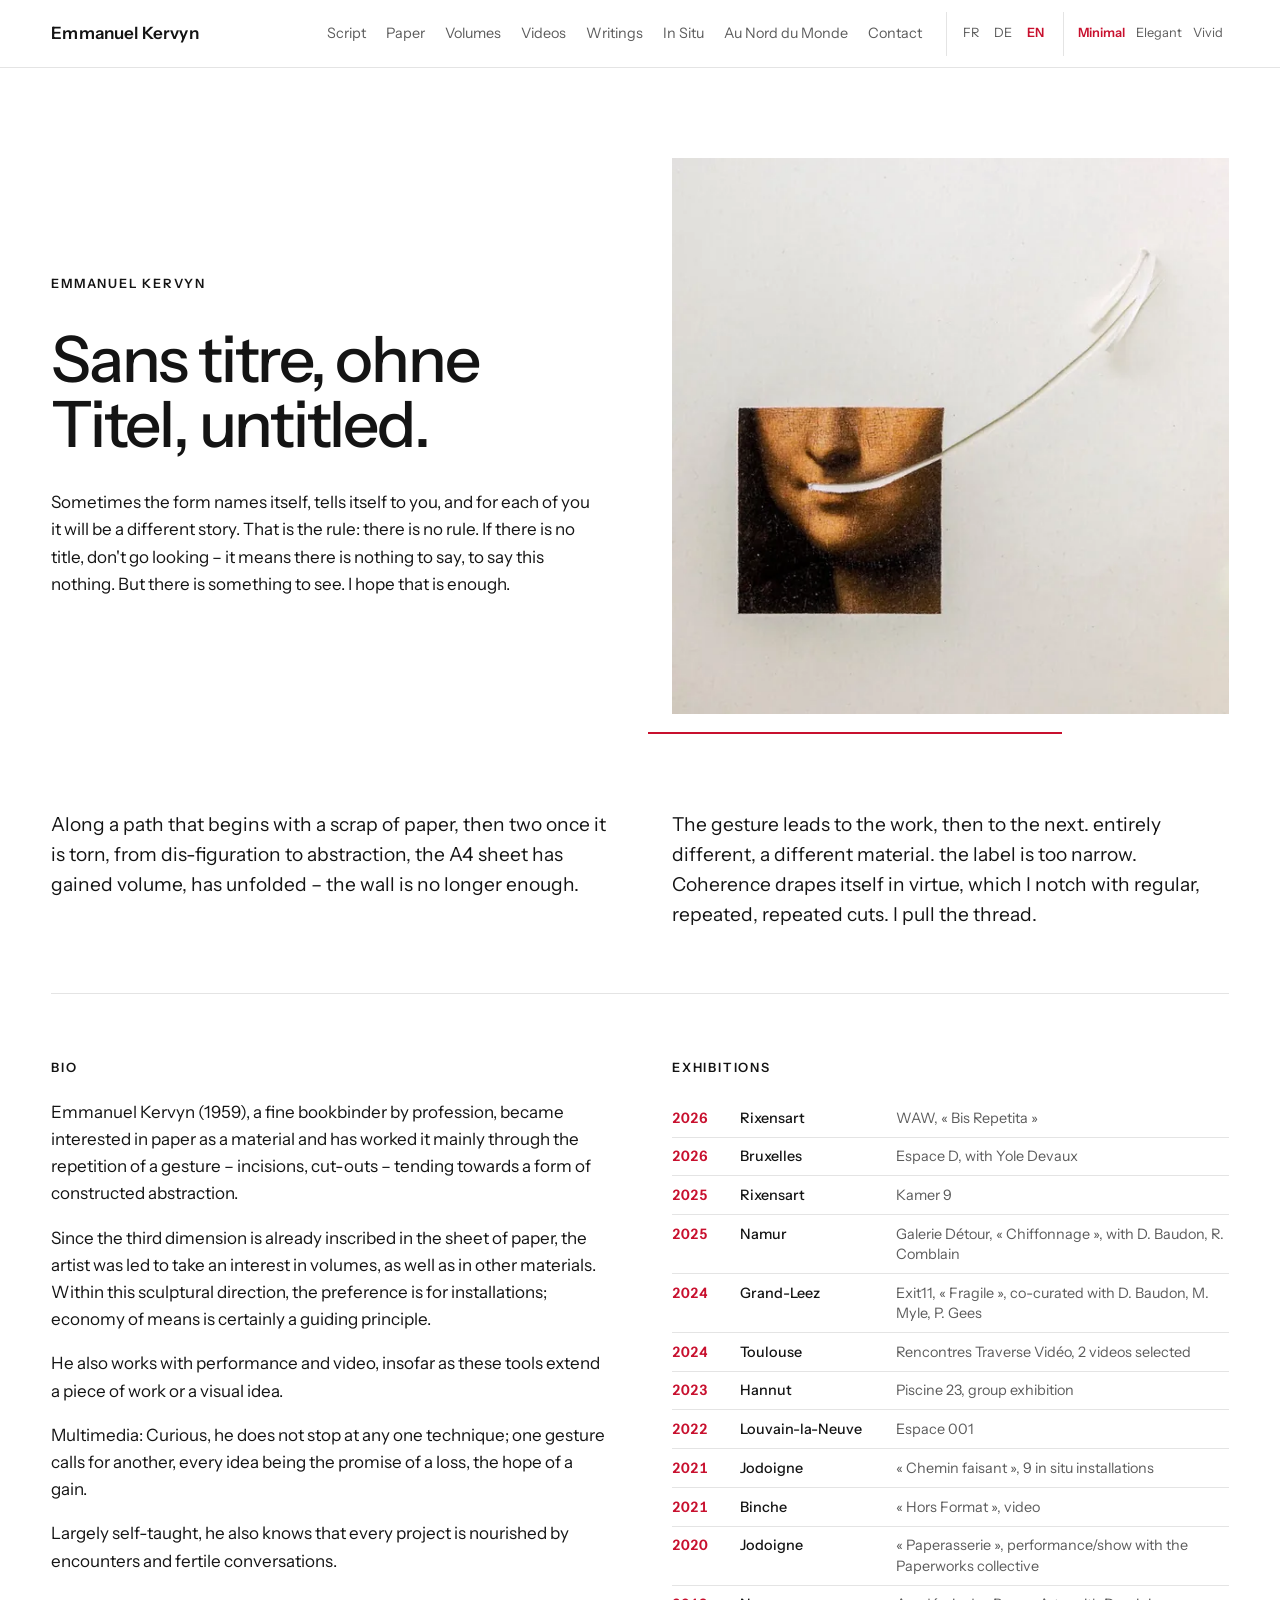
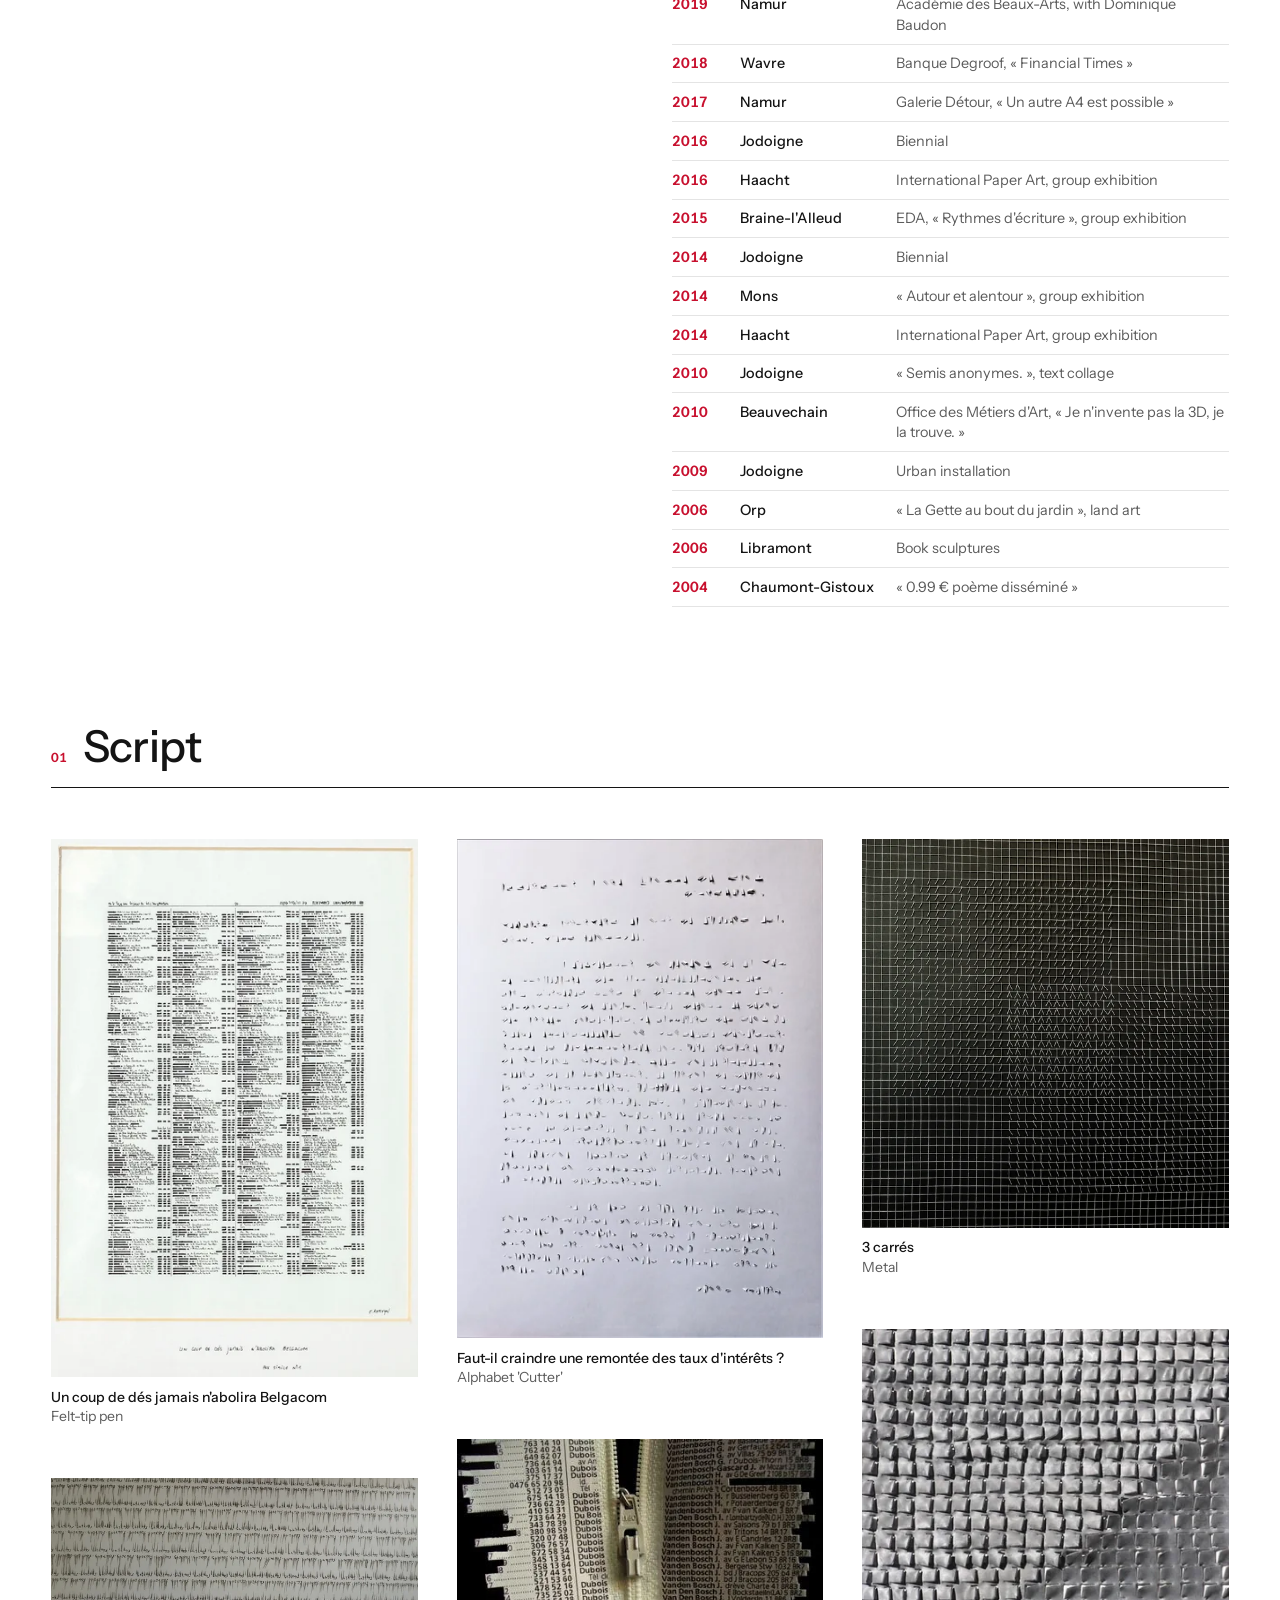
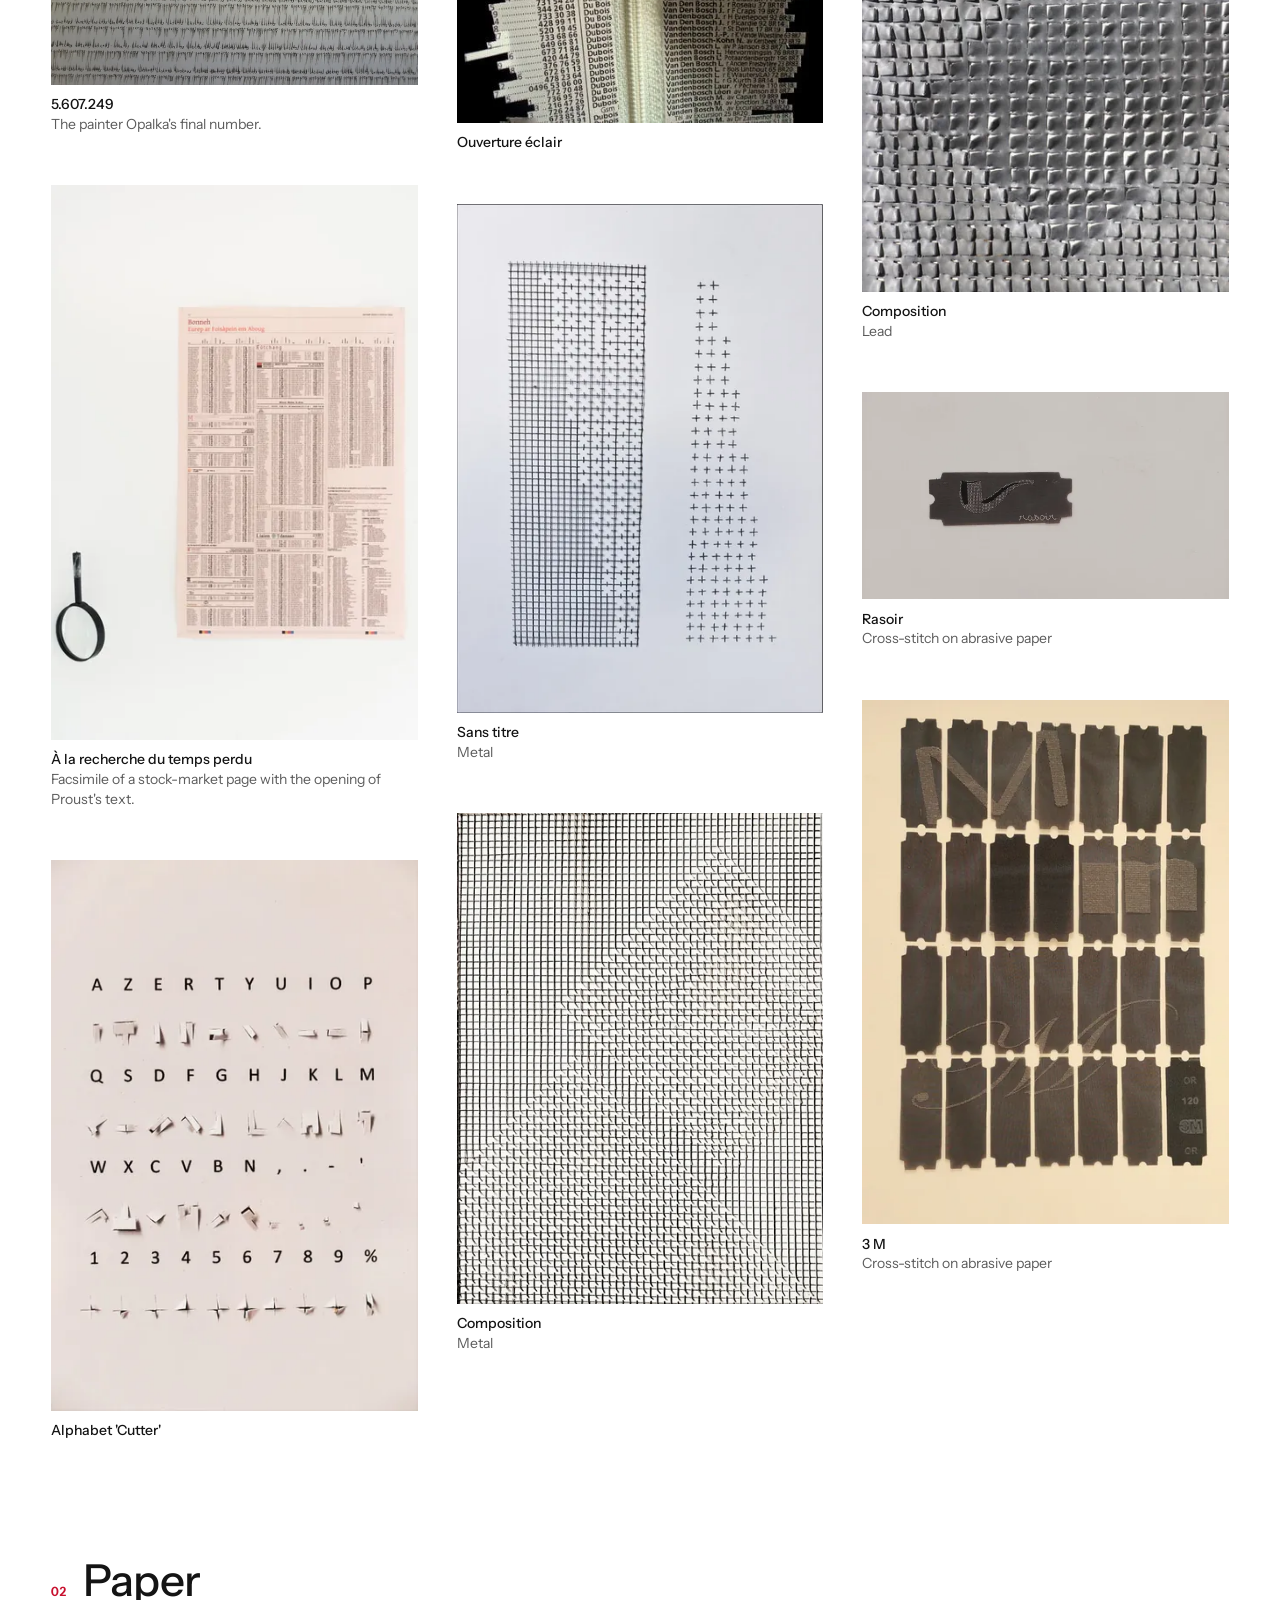
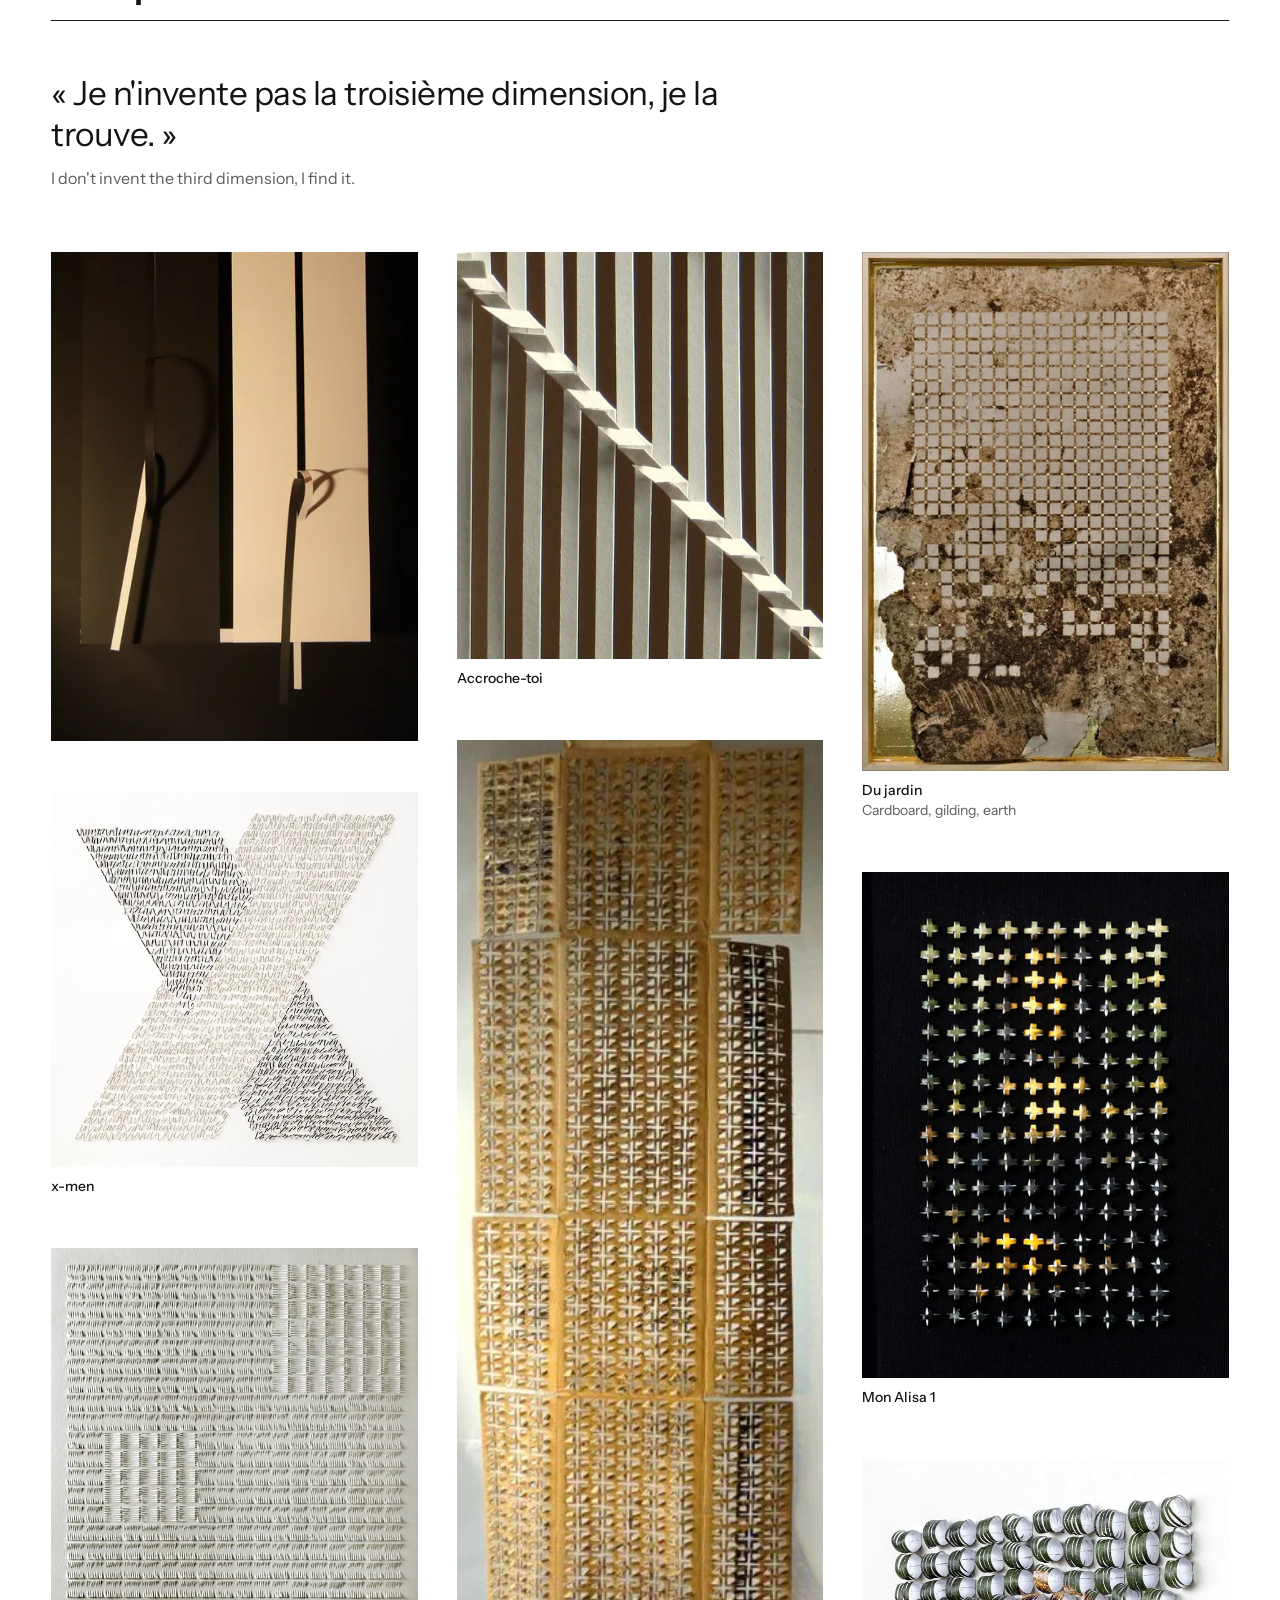
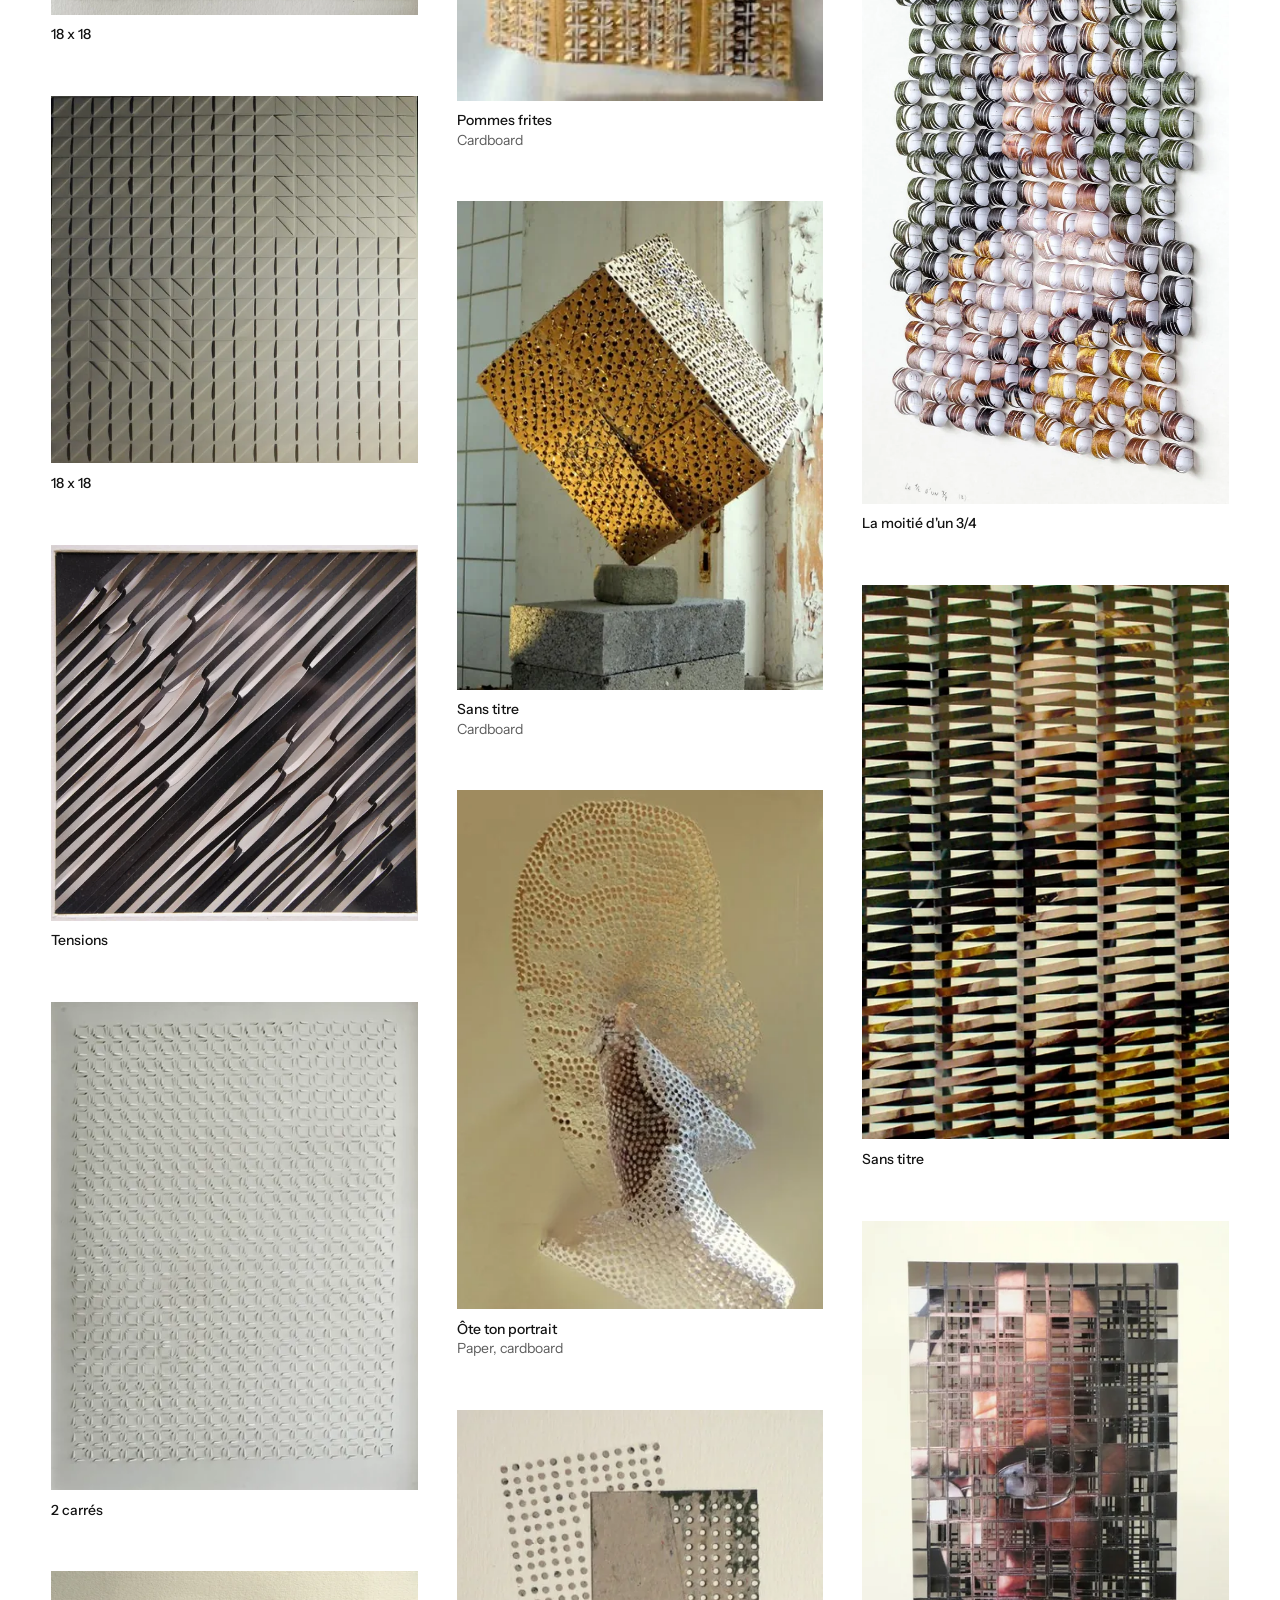
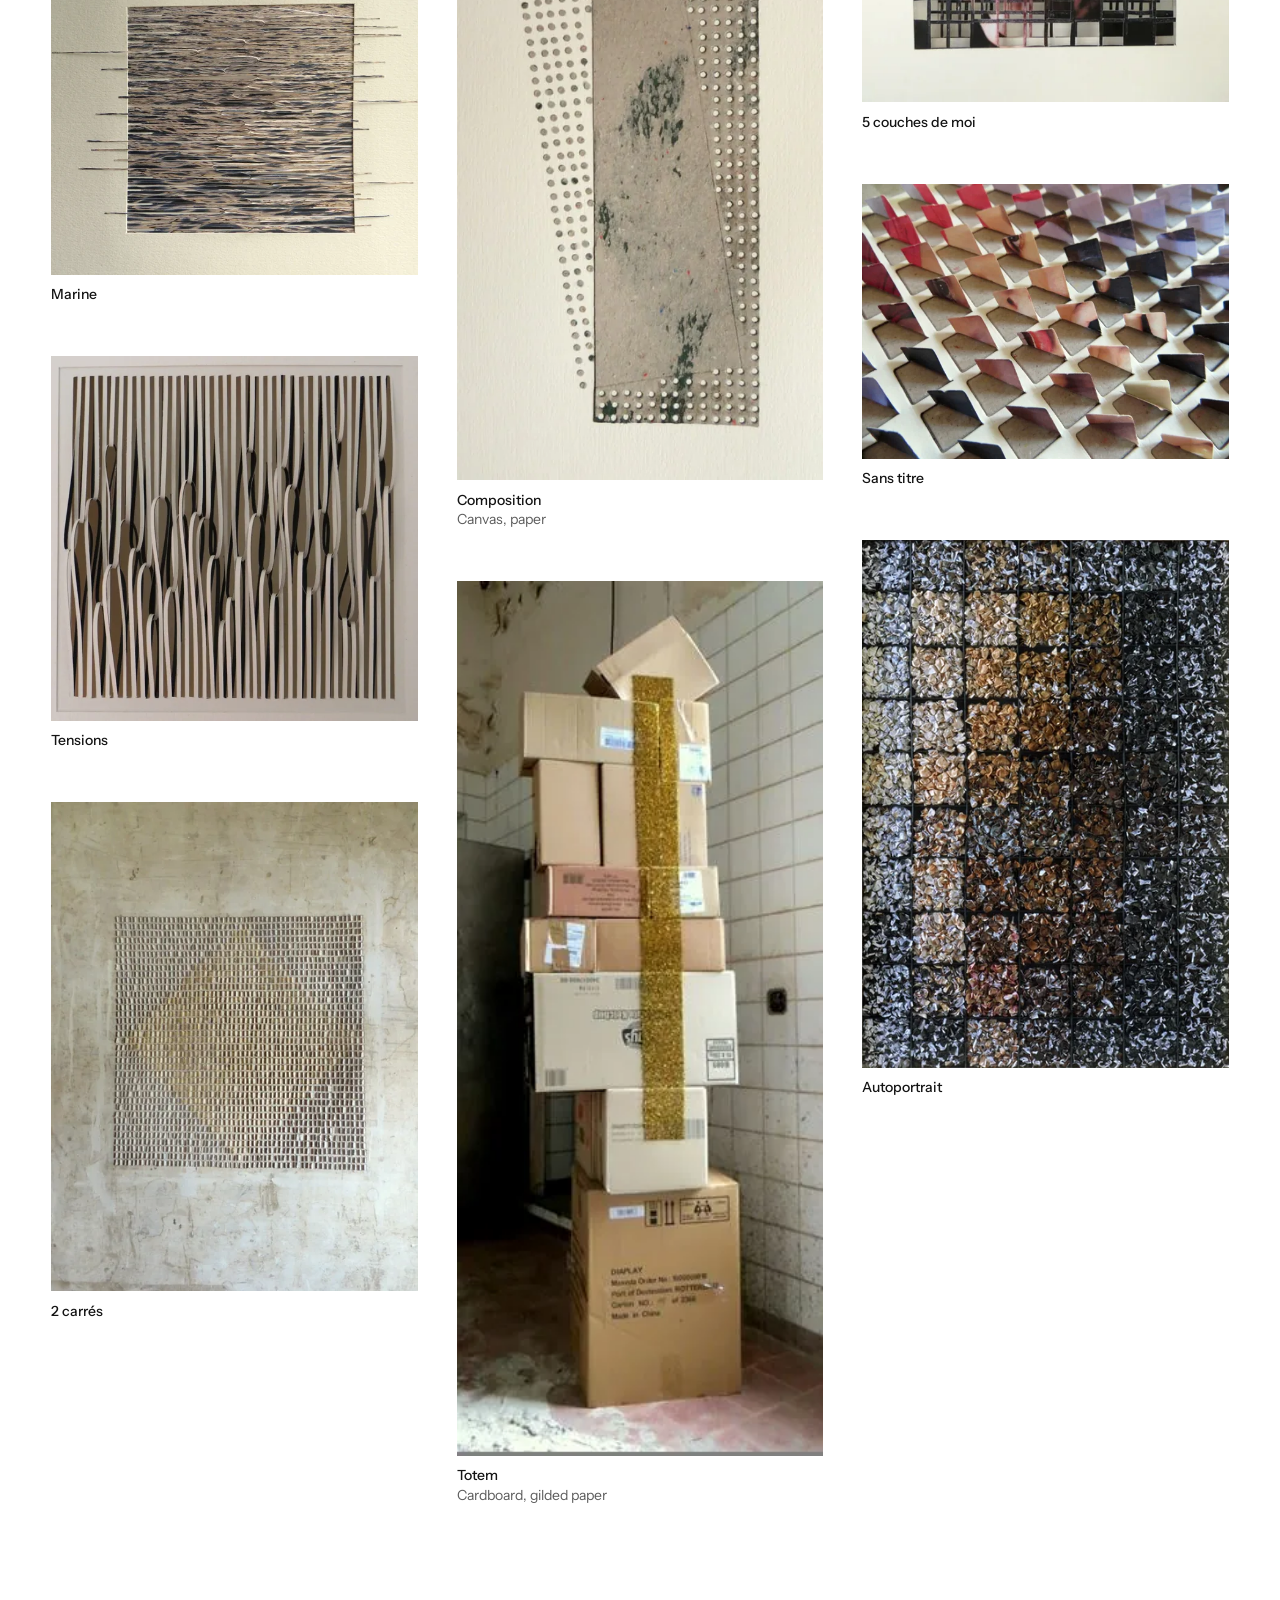
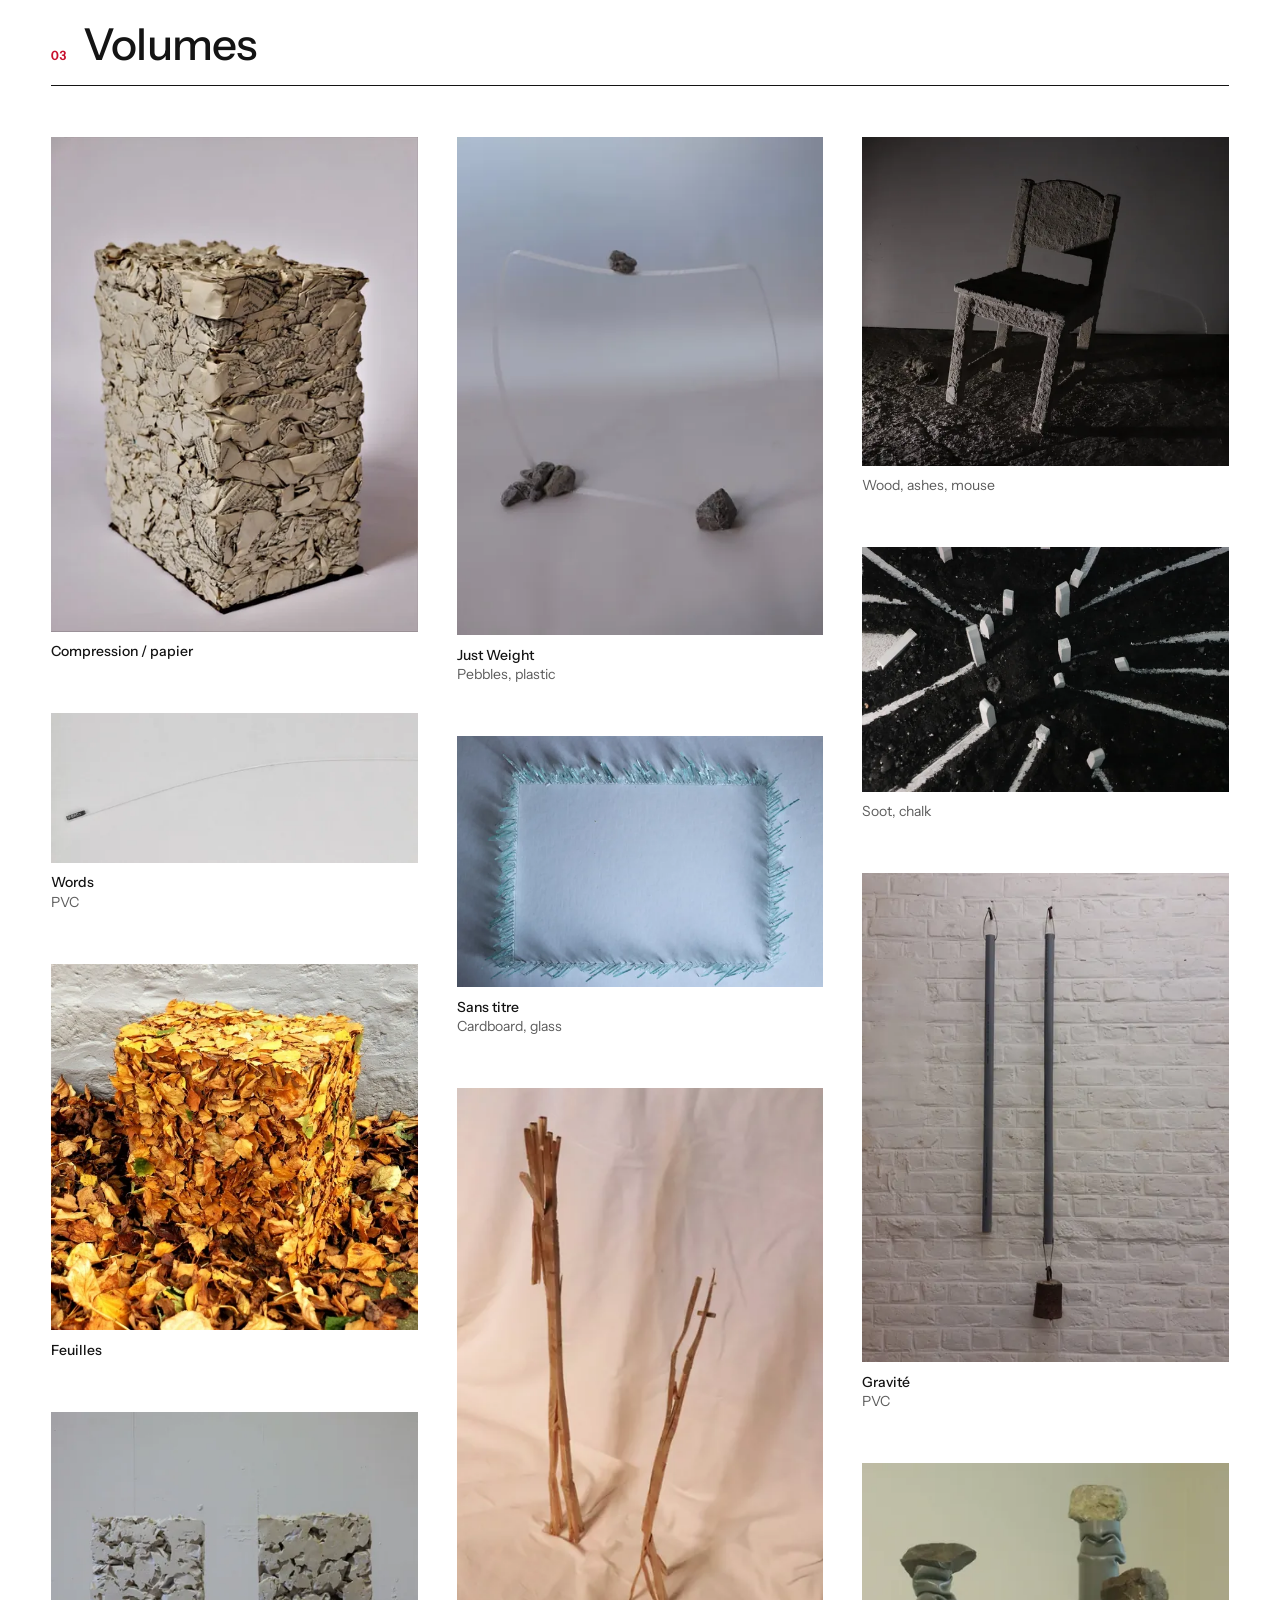
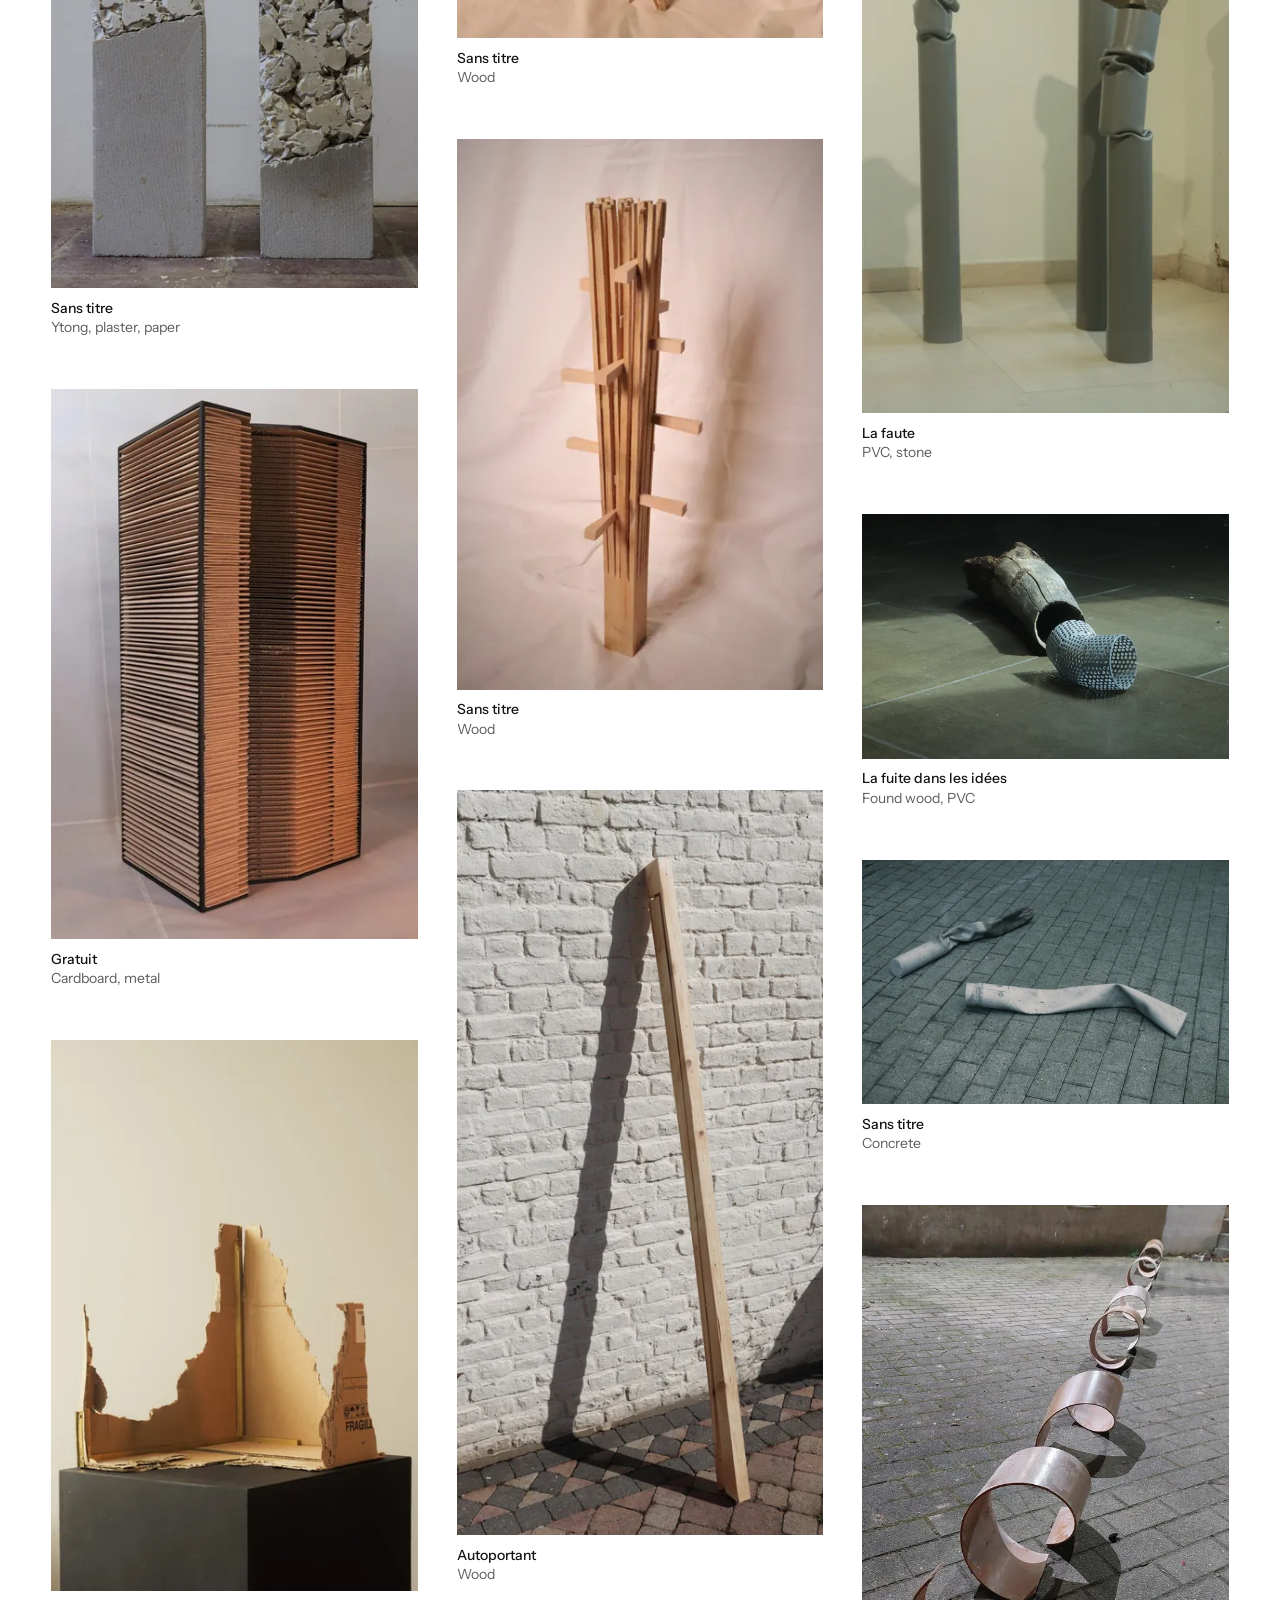
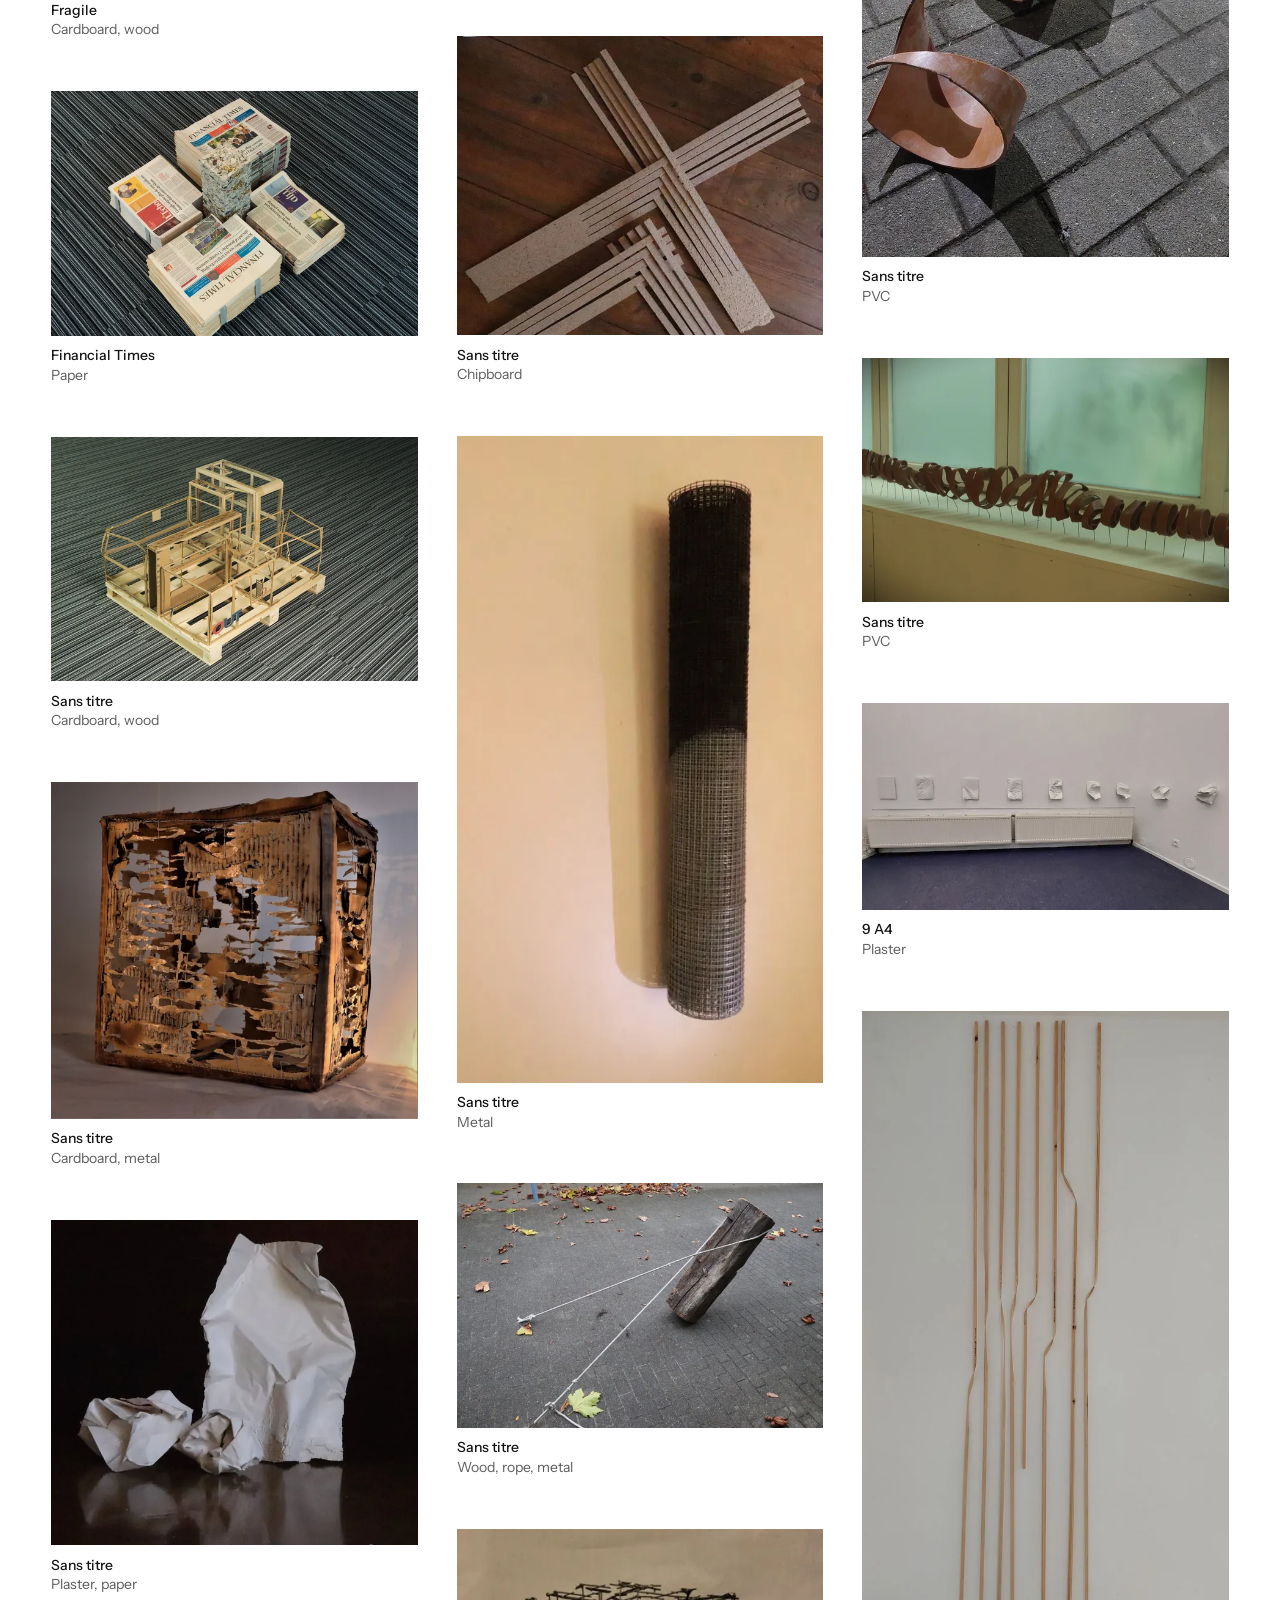
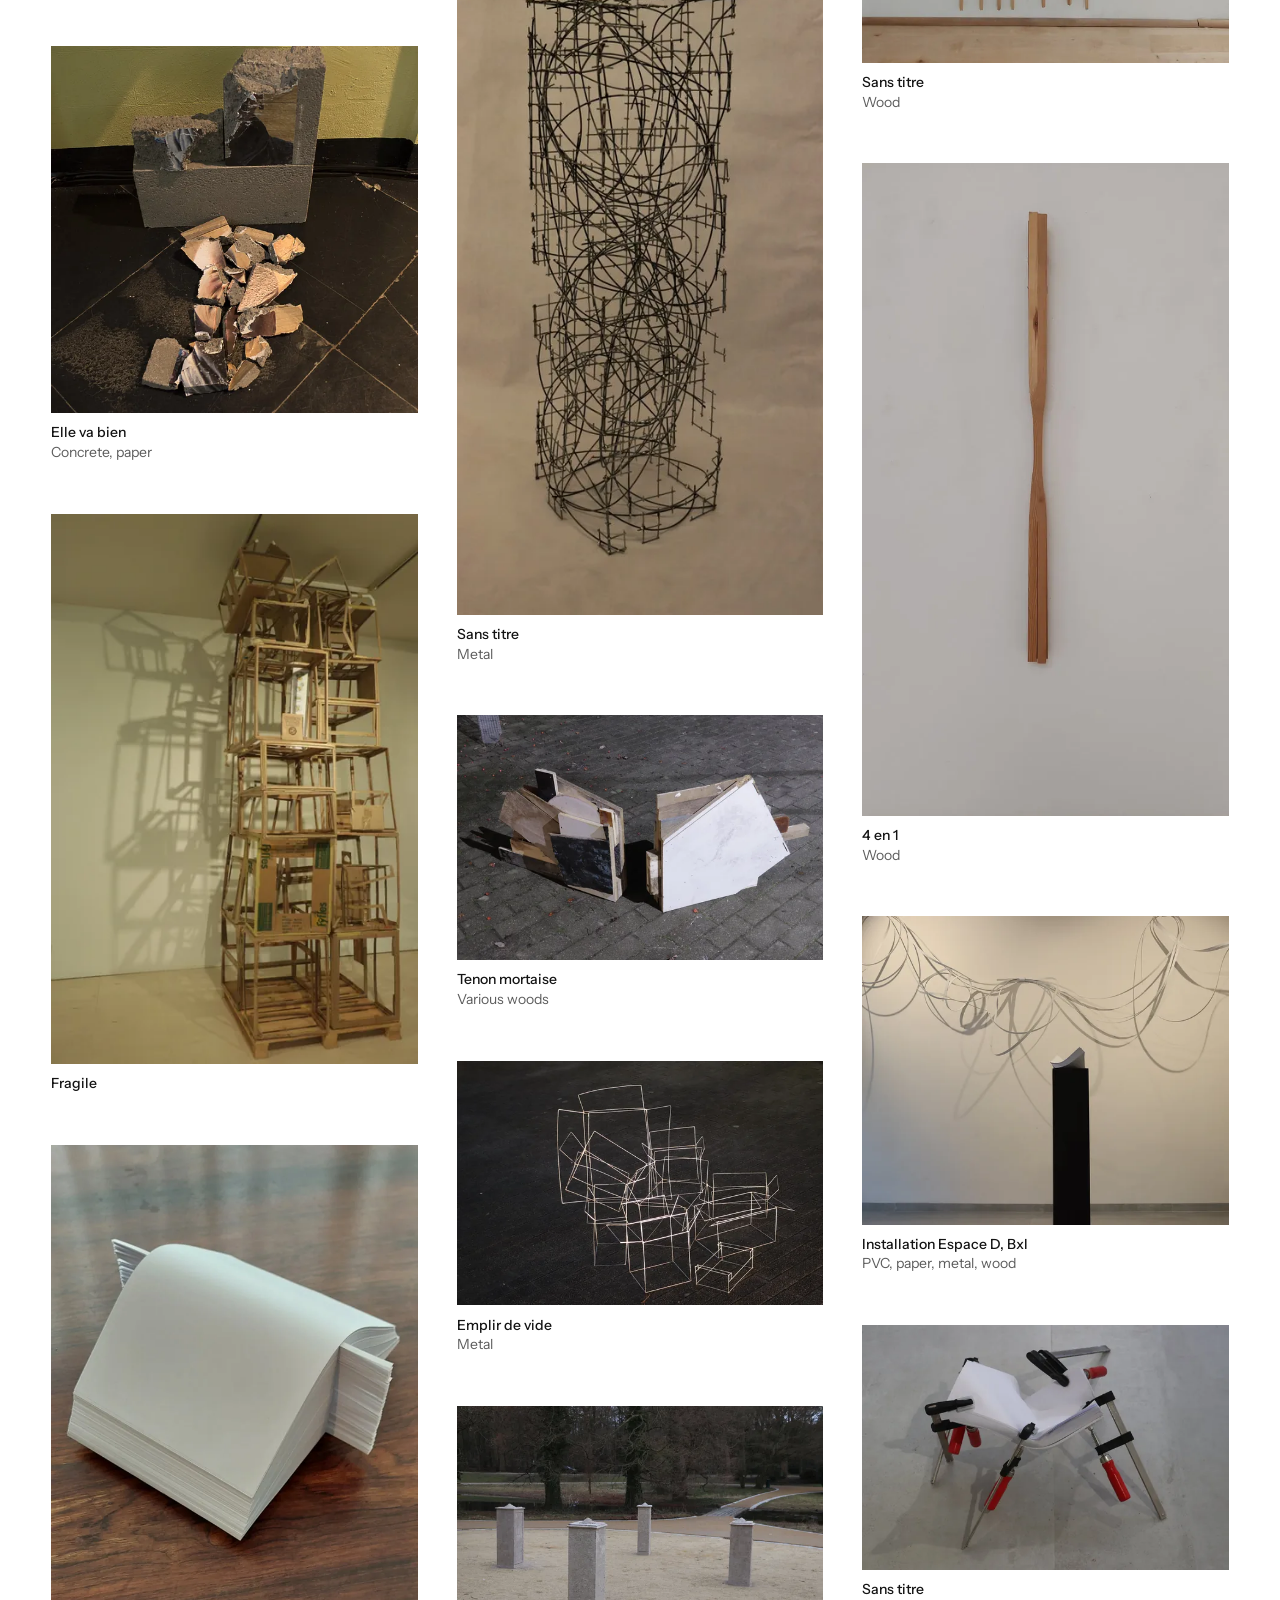
<file: index.html>
<!doctype html>
<html lang="fr" data-style="minimal">
<head>
  <meta charset="utf-8">
  <meta name="viewport" content="width=device-width, initial-scale=1">
  <title>Emmanuel Kervyn — papier, volumes, installations, vidéo</title>
  <meta name="description" content="Emmanuel Kervyn (1959), artisan relieur d'art de profession : papier, volumes, installations, performance et vidéo.">
  <meta name="author" content="Emmanuel Kervyn">
  <meta name="theme-color" content="#ffffff">
  <link rel="canonical" href="https://www.emmanuelkervyn.com/">

  <meta property="og:type" content="website">
  <meta property="og:site_name" content="Emmanuel Kervyn">
  <meta property="og:title" content="Emmanuel Kervyn — papier, volumes, installations, vidéo">
  <meta property="og:description" content="Papier, volumes, installations, performance et vidéo.">
  <meta property="og:url" content="https://www.emmanuelkervyn.com/">
  <meta property="og:image" content="https://www.emmanuelkervyn.com/images/og.jpg">
  <meta property="og:image:width" content="1200">
  <meta property="og:image:height" content="630">
  <meta property="og:locale" content="fr_BE">
  <meta property="og:locale:alternate" content="de_DE">
  <meta property="og:locale:alternate" content="en_GB">
  <meta name="twitter:card" content="summary_large_image">

  <link rel="icon" href="favicon.svg" type="image/svg+xml">

  <!-- Stil und Sprache vor dem ersten Rendern setzen (kein Aufflackern). -->
  <script>
    (function () {
      var d = document.documentElement, q = new URLSearchParams(location.search);
      function pick(p, k, ok) {
        var v = q.get(p);
        if (ok.indexOf(v) > -1) return v;
        try { v = localStorage.getItem(k); } catch (e) { v = null; }
        return ok.indexOf(v) > -1 ? v : null;
      }
      d.setAttribute("data-style", pick("style", "ek-style", ["minimal", "edel", "schrill"]) || "minimal");
      var l = pick("lang", "ek-lang", ["fr", "de", "en"]);
      if (l) d.lang = l;
    })();
  </script>

  <link rel="stylesheet" href="css/base.css">
  <link rel="stylesheet" href="css/minimal.css">
  <link rel="stylesheet" href="css/edel.css">
  <link rel="stylesheet" href="css/schrill.css">
</head>
<body>
  <div id="app">
    <noscript>
      <div class="noscript">
        <h1>Emmanuel Kervyn</h1>
        <p>Ce site nécessite JavaScript. · Diese Website benötigt JavaScript. · This website requires JavaScript.</p>
        <p><a href="mailto:ekervyn@outlook.com">ekervyn@outlook.com</a></p>
      </div>
    </noscript>
  </div>

  <script src="content/content.js"></script>
  <script src="content/media.js"></script>
  <script src="js/main.js"></script>
  <script src="js/vimeo.js"></script>
  <script src="js/layouts/minimal.js"></script>
  <script src="js/layouts/edel.js"></script>
  <script src="js/layouts/schrill.js"></script>
</body>
</html>
</file>
<file: css/base.css>
/* ==========================================================================
   Basis für alle drei Stile: Schriften, Reset, Hilfsklassen, gemeinsame
   Komponenten (Umschalter, Werk-Figur, Video, Lightbox, Dialoge).
   Die Stile überschreiben Farben und Formen über Custom Properties.
   ========================================================================== */

/* Schriften (lokal, SIL Open Font License, siehe fonts/OFL-*.txt) */
@font-face {
  font-family: "Instrument Sans";
  src: url("../fonts/instrument-sans-wght.woff2") format("woff2");
  font-weight: 400 700;
  font-style: normal;
  font-display: swap;
}
@font-face {
  font-family: "Instrument Sans";
  src: url("../fonts/instrument-sans-wght-italic.woff2") format("woff2");
  font-weight: 400 700;
  font-style: italic;
  font-display: swap;
}
@font-face {
  font-family: "Cormorant Garamond";
  src: url("../fonts/cormorant-garamond-400.woff2") format("woff2");
  font-weight: 400;
  font-style: normal;
  font-display: swap;
}
@font-face {
  font-family: "Cormorant Garamond";
  src: url("../fonts/cormorant-garamond-400-italic.woff2") format("woff2");
  font-weight: 400;
  font-style: italic;
  font-display: swap;
}
@font-face {
  font-family: "Cormorant Garamond";
  src: url("../fonts/cormorant-garamond-500.woff2") format("woff2");
  font-weight: 500;
  font-style: normal;
  font-display: swap;
}
@font-face {
  font-family: "Cormorant Garamond";
  src: url("../fonts/cormorant-garamond-600.woff2") format("woff2");
  font-weight: 600;
  font-style: normal;
  font-display: swap;
}
@font-face {
  font-family: "Bricolage Grotesque";
  src: url("../fonts/bricolage-grotesque-wght.woff2") format("woff2");
  font-weight: 200 800;
  font-style: normal;
  font-display: swap;
}

/* Grundwerte – werden pro Stil überschrieben */
:root {
  --bg: #fff;
  --fg: #111;
  --muted: #555;
  --accent: #c8102e;
  --focus: #0047ff;
  --line: #ddd;
  --font: "Instrument Sans", system-ui, -apple-system, "Segoe UI", sans-serif;
  --font-display: var(--font);
  --lb-bg: rgba(12, 12, 12, 0.96);
  --lb-fg: #f4f1ea;
  --lb-muted: #b9b4aa;
  color-scheme: light;
}

/* Reset */
*, *::before, *::after { box-sizing: border-box; }
html { -webkit-text-size-adjust: 100%; text-size-adjust: 100%; }
body {
  margin: 0;
  min-height: 100vh;
  background: var(--bg);
  color: var(--fg);
  font-family: var(--font);
  font-size: 1rem;
  line-height: 1.6;
  -webkit-font-smoothing: antialiased;
  text-rendering: optimizeLegibility;
}
h1, h2, h3, h4, p, ul, ol, figure, blockquote, dl, dd { margin: 0; }
ul[class], ol[class] { list-style: none; padding: 0; }
img { display: block; max-width: 100%; height: auto; }
button { font: inherit; color: inherit; background: none; border: 0; padding: 0; cursor: pointer; }
a { color: inherit; }
iframe { border: 0; }
html.has-dialog { overflow: hidden; }

/* Hilfsklassen */
.sr-only {
  position: absolute !important;
  width: 1px; height: 1px;
  padding: 0; margin: -1px;
  overflow: hidden; clip: rect(0 0 0 0);
  white-space: nowrap; border: 0;
}
.skip-link {
  position: fixed;
  left: 1rem; top: -4rem;
  z-index: 1000;
  padding: 0.6rem 1rem;
  background: var(--fg);
  color: var(--bg);
  text-decoration: none;
  font-weight: 600;
}
.skip-link:focus { top: 1rem; }

:focus-visible {
  outline: 3px solid var(--focus);
  outline-offset: 3px;
}
:focus:not(:focus-visible) { outline: none; }

.noscript { max-width: 40rem; margin: 4rem auto; padding: 0 1.25rem; font-family: system-ui, sans-serif; }

/* --------------------------------------------------------------------------
   Umschalter (Sprache / Stil)
   -------------------------------------------------------------------------- */
.switchers { display: flex; flex-wrap: wrap; gap: 0.5rem 1rem; align-items: center; }
.switch { display: inline-flex; flex-wrap: wrap; align-items: center; }
.switch__btn {
  min-height: 44px;
  min-width: 44px;
  padding: 0 0.5rem;
  line-height: 1;
}
.switch__btn[aria-pressed="true"] { cursor: default; }

/* --------------------------------------------------------------------------
   Werk-Figur
   -------------------------------------------------------------------------- */
.work { position: relative; }
.work__open { display: block; width: 100%; cursor: zoom-in; }
.work__open img { width: 100%; }
.work__caption { display: flex; flex-direction: column; }
.work__title { font-weight: 500; }
.work__meta { color: var(--muted); }

/* --------------------------------------------------------------------------
   Video (Klick zum Laden)
   -------------------------------------------------------------------------- */
.video__stage {
  position: relative;
  aspect-ratio: 16 / 9;
  background: #000;
  overflow: hidden;
}
.video__stage img,
.video__load { position: absolute; inset: 0; width: 100%; height: 100%; }
.video__stage img { object-fit: cover; }
.video--still .video__stage img { object-fit: contain; }
.video__load { display: block; cursor: pointer; }
.video__play {
  position: absolute;
  left: 50%; top: 50%;
  transform: translate(-50%, -50%);
  display: inline-flex; align-items: center; gap: 0.6rem;
  padding: 0.75rem 1.1rem;
  background: rgba(0, 0, 0, 0.72);
  color: #fff;
  font-size: 0.95rem;
  line-height: 1;
  white-space: nowrap;
  transition: background-color 0.2s;
}
.video__load:hover .video__play,
.video__load:focus-visible .video__play { background: #000; }
.video__frame { position: absolute; inset: 0; width: 100%; height: 100%; }
.video__caption { display: flex; flex-wrap: wrap; gap: 0 0.75rem; align-items: baseline; }
.video__meta { color: var(--muted); }
.video__note { font-size: 0.8rem; color: var(--muted); }

/* --------------------------------------------------------------------------
   Lightbox (natives <dialog>: Fokusfalle und Esc inklusive)
   -------------------------------------------------------------------------- */
.lightbox {
  width: 100vw; height: 100vh; height: 100dvh;
  max-width: none; max-height: none;
  margin: 0; padding: 0;
  border: 0;
  background: var(--lb-bg);
  color: var(--lb-fg);
  font-family: var(--font);
  overflow: hidden;
}
.lightbox::backdrop { background: var(--lb-bg); }
.lightbox[open] { display: grid; place-items: center; }
.lightbox__figure {
  display: flex; flex-direction: column; align-items: center;
  gap: 0.9rem;
  width: 100%; height: 100%;
  padding: 4.5rem 4.5rem 1.5rem;
}
.lightbox__img {
  flex: 1 1 auto;
  min-height: 0;
  width: auto; height: auto;
  max-width: 100%;
  max-height: 100%;
  object-fit: contain;
}
.lightbox figcaption { flex: none; text-align: center; max-width: 60ch; }
.lightbox__caption { display: flex; flex-direction: column; }
.lightbox__title { font-size: 1.05rem; }
.lightbox__meta, .lightbox__count { color: var(--lb-muted); font-size: 0.9rem; }
.lightbox__btn {
  position: absolute;
  display: grid; place-items: center;
  width: 3rem; height: 3rem;
  font-size: 1.5rem; line-height: 1;
  color: var(--lb-fg);
  border-radius: 50%;
  transition: background-color 0.2s;
}
.lightbox__btn:hover { background: rgba(255, 255, 255, 0.12); }
.lightbox__btn:focus-visible { outline-color: var(--lb-fg); }
.lightbox__close { top: 0.75rem; right: 0.75rem; font-size: 2rem; }
.lightbox__prev { left: 0.75rem; top: 50%; transform: translateY(-50%); }
.lightbox__next { right: 0.75rem; top: 50%; transform: translateY(-50%); }
.lightbox.is-single .lightbox__prev,
.lightbox.is-single .lightbox__next { display: none; }

@media (max-width: 700px) {
  .lightbox__figure { padding: 4rem 0.75rem 5rem; }
  .lightbox__prev, .lightbox__next { top: auto; bottom: 0.75rem; transform: none; }
  .lightbox__prev { left: 25%; }
  .lightbox__next { right: 25%; }
}

/* --------------------------------------------------------------------------
   Impressum / Datenschutz
   -------------------------------------------------------------------------- */
.legal {
  width: min(42rem, calc(100vw - 2rem));
  max-height: calc(100dvh - 2rem);
  padding: 0;
  border: 0;
  background: var(--bg);
  color: var(--fg);
  font-family: var(--font);
}
.legal::backdrop { background: rgba(0, 0, 0, 0.6); }
.legal__inner { padding: 2rem; display: grid; gap: 1rem; }
.legal__title { font-family: var(--font-display); font-size: 1.6rem; line-height: 1.2; }
.legal__close {
  justify-self: start;
  min-height: 44px;
  padding: 0.5rem 1.2rem;
  border: 1px solid currentColor;
}

.legal-links { display: flex; flex-wrap: wrap; gap: 0.25rem 1.25rem; }
.translation-note { font-size: 0.85rem; color: var(--muted); }

/* --------------------------------------------------------------------------
   Bewegung reduzieren
   -------------------------------------------------------------------------- */
@media (prefers-reduced-motion: reduce) {
  *, *::before, *::after {
    animation-duration: 0.001ms !important;
    animation-iteration-count: 1 !important;
    transition-duration: 0.001ms !important;
    scroll-behavior: auto !important;
  }
}
</file>
<file: css/minimal.css>
/* ==========================================================================
   Stil „Minimal“ – weiß, ruhig, ein roter Akzent (der rote Schnitt).
   Alle Regeln gelten nur bei <html data-style="minimal">.
   ========================================================================== */

:root[data-style="minimal"] {
  --bg: #fff;
  --fg: #141414;
  --muted: #5c5c5c;          /* 6.6:1 auf Weiß */
  --accent: #c8102e;         /* 5.9:1 auf Weiß */
  --focus: #c8102e;
  --line: #e4e4e4;
  --font: "Instrument Sans", system-ui, -apple-system, "Segoe UI", sans-serif;
  --gutter: clamp(1.25rem, 4vw, 3.5rem);
  --header-h: 4.25rem;
  scroll-behavior: smooth;
  scroll-padding-top: calc(var(--header-h) + 1rem);

  & body { font-size: 1.0625rem; }

  /* ---------------------------------------------------------------- Kopf */
  & .mn-header {
    position: sticky; top: 0; z-index: 50;
    display: flex; align-items: center; gap: 1.5rem;
    min-height: var(--header-h);
    padding: 0 var(--gutter);
    background: rgba(255, 255, 255, 0.94);
    backdrop-filter: blur(8px);
    -webkit-backdrop-filter: blur(8px);
    border-bottom: 1px solid var(--line);
  }
  & .mn-brand {
    font-weight: 600;
    text-decoration: none;
    letter-spacing: 0.01em;
    white-space: nowrap;
  }
  & .mn-nav { margin-left: auto; }
  & .mn-nav__list { display: flex; flex-wrap: wrap; gap: 0 1.25rem; }
  & .mn-nav__link {
    display: inline-block;
    padding: 0.6rem 0;
    font-size: 0.9rem;
    text-decoration: none;
    color: var(--muted);
    background: linear-gradient(var(--accent), var(--accent)) no-repeat left bottom / 0 1px;
    transition: background-size 0.25s, color 0.2s;
  }
  & .mn-nav__link:hover,
  & .mn-nav__link[aria-current] { color: var(--fg); background-size: 100% 1px; }
  & .mn-menu-btn { display: none; }

  & .mn-tools { gap: 0 0.75rem; font-size: 0.8rem; }
  & .switch { border-left: 1px solid var(--line); padding-left: 0.5rem; }
  & .switch__btn { color: var(--muted); padding: 0 0.35rem; min-width: 2rem; }
  & .switch__btn:hover { color: var(--fg); }
  & .switch__btn[aria-pressed="true"] { color: var(--accent); font-weight: 600; }

  @media (max-width: 1100px) {
    & .mn-header { flex-wrap: wrap; gap: 0 1rem; }
    & .mn-menu-btn {
      display: inline-flex; align-items: center;
      margin-left: auto;
      min-height: 44px;
      padding: 0 0.25rem;
      font-size: 0.9rem;
      font-weight: 500;
    }
    & .mn-menu-btn::after {
      content: "";
      width: 1rem; height: 0.55rem;
      margin-left: 0.5rem;
      border-top: 1px solid currentColor;
      border-bottom: 1px solid currentColor;
    }
    & .mn-header.is-open .mn-menu-btn::after { height: 0; border-bottom: 0; }
    & .mn-nav { display: none; flex-basis: 100%; margin-left: 0; order: 3; }
    & .mn-header.is-open .mn-nav { display: flex; }
    & .mn-tools { flex-basis: 100%; order: 2; padding-bottom: 0.25rem; margin-top: -0.5rem; }
    & .mn-nav__list { flex-direction: column; padding: 0.5rem 0 0.75rem; }
    & .mn-nav__link { font-size: 1.15rem; color: var(--fg); padding: 0.45rem 0; }
    & .mn-tools .switch:first-child { border-left: 0; padding-left: 0; }
  }

  /* ---------------------------------------------------------------- Abschnitte */
  & .mn-main { outline: none; }
  & .mn-section {
    padding: clamp(4rem, 9vw, 8rem) var(--gutter) 0;
    max-width: 92rem;
    margin: 0 auto;
  }
  & .mn-section__head {
    display: flex; align-items: baseline; gap: 1rem;
    padding-bottom: 1rem;
    margin-bottom: clamp(2rem, 4vw, 3.5rem);
    border-bottom: 1px solid var(--fg);
  }
  & .mn-num {
    font-size: 0.8rem;
    font-variant-numeric: tabular-nums;
    color: var(--accent);
    font-weight: 600;
  }
  & .mn-h2 {
    font-size: clamp(1.75rem, 3.5vw, 2.75rem);
    font-weight: 500;
    letter-spacing: -0.02em;
    line-height: 1.1;
    outline: none;
  }
  & .mn-h3 {
    font-size: 0.8rem;
    font-weight: 600;
    letter-spacing: 0.14em;
    text-transform: uppercase;
    margin-bottom: 1.25rem;
  }
  & .mn-subtitle { color: var(--muted); margin: -1.5rem 0 2.5rem; }

  /* ---------------------------------------------------------------- Startseite */
  & .mn-home {
    display: grid;
    grid-template-columns: minmax(0, 1fr) minmax(0, 1fr);
    gap: clamp(2rem, 5vw, 5rem);
    align-items: start;
    padding-top: clamp(3rem, 7vw, 6rem);
  }
  & .mn-home__intro { align-self: center; }
  & .mn-home__name {
    font-size: 0.8rem;
    font-weight: 600;
    letter-spacing: 0.14em;
    text-transform: uppercase;
    margin-bottom: 2rem;
    outline: none;
  }
  & .mn-home__headline {
    font-size: clamp(2.25rem, 5vw, 4.25rem);
    font-weight: 500;
    line-height: 1.02;
    letter-spacing: -0.035em;
    margin-bottom: 2rem;
  }
  & .mn-home__statement { max-width: 34rem; color: var(--fg); }
  & .mn-home__visual { position: relative; }
  & .mn-home__visual::after {
    /* der rote Schnitt */
    content: "";
    position: absolute;
    left: -1.5rem; right: 30%; bottom: -1.25rem;
    height: 2px;
    background: var(--accent);
  }
  & .mn-home__text {
    grid-column: 1 / -1;
    display: grid; grid-template-columns: repeat(2, minmax(0, 1fr));
    gap: 1.5rem clamp(2rem, 5vw, 5rem);
    padding-top: 2rem;
    font-size: 1.2rem;
    line-height: 1.55;
  }
  & .mn-about {
    grid-column: 1 / -1;
    display: grid; grid-template-columns: minmax(0, 1fr) minmax(0, 1fr);
    gap: clamp(2rem, 5vw, 5rem);
    padding-top: clamp(2rem, 5vw, 4rem);
    border-top: 1px solid var(--line);
  }
  & .mn-bio p + p { margin-top: 1em; }
  & .mn-exh__list { display: grid; }
  & .mn-exh__item {
    display: grid;
    grid-template-columns: 3.5rem 9rem minmax(0, 1fr);
    gap: 0.75rem;
    padding: 0.55rem 0;
    border-bottom: 1px solid var(--line);
    font-size: 0.9rem;
    line-height: 1.4;
  }
  & .mn-exh__year { font-variant-numeric: tabular-nums; color: var(--accent); font-weight: 600; }
  & .mn-exh__place { font-weight: 500; }
  & .mn-exh__detail { color: var(--muted); }

  @media (max-width: 900px) {
    & .mn-home, & .mn-about, & .mn-home__text { grid-template-columns: minmax(0, 1fr); }
    & .mn-home__visual { order: -1; }
    & .mn-home__visual::after { left: 0; }
    & .mn-exh__item { grid-template-columns: 3.25rem minmax(0, 1fr); }
    & .mn-exh__detail { grid-column: 2; }
  }

  /* ---------------------------------------------------------------- Galerie */
  & .mn-grid { columns: 3 17rem; column-gap: clamp(1.5rem, 3vw, 3rem); }
  & .mn-work {
    break-inside: avoid;
    margin-bottom: clamp(2rem, 4vw, 3.5rem);
  }
  & .work__open { overflow: hidden; background: #f3f3f3; }
  & .work__open img { transition: transform 0.6s cubic-bezier(.2, .7, .2, 1), opacity 0.3s; }
  & .work__open:hover img { transform: scale(1.025); }
  & .work__caption { padding-top: 0.65rem; font-size: 0.875rem; line-height: 1.4; }
  & .work__title { font-weight: 500; }

  & .mn-quote {
    max-width: 48rem;
    margin: 0 0 clamp(2.5rem, 5vw, 4rem);
    font-size: clamp(1.4rem, 2.6vw, 2.1rem);
    line-height: 1.25;
    letter-spacing: -0.015em;
  }
  & .mn-quote__tr { font-size: 1rem; color: var(--muted); margin-top: 0.75rem; letter-spacing: 0; }

  /* ---------------------------------------------------------------- Videos */
  & .mn-videos {
    display: grid;
    grid-template-columns: repeat(auto-fill, minmax(min(100%, 26rem), 1fr));
    gap: clamp(2.5rem, 4vw, 3.5rem) clamp(1.5rem, 3vw, 3rem);
  }
  & .video__caption { padding-top: 0.65rem; }
  & .video__title { font-weight: 500; }
  & .video__note { margin-top: 0.25rem; }
  & .video__play { background: rgba(255, 255, 255, 0.92); color: var(--fg); font-size: 0.875rem; }
  & .video__icon { color: var(--accent); }
  & .video__load:hover .video__play,
  & .video__load:focus-visible .video__play { background: #fff; }
  & .mn-stills { display: flex; flex-wrap: wrap; gap: 0.5rem; margin-top: 0.75rem; }
  & .mn-still { width: 4.5rem; }
  & .mn-still .work__open { aspect-ratio: 1; }
  & .mn-still img { height: 100%; object-fit: cover; }

  /* ---------------------------------------------------------------- Texte */
  & .mn-text {
    display: grid;
    grid-template-columns: minmax(0, 5fr) minmax(0, 7fr);
    gap: clamp(2rem, 5vw, 5rem);
    align-items: start;
  }
  & .mn-text + .mn-text { margin-top: clamp(4rem, 8vw, 7rem); }
  & .mn-text__body { max-width: 38rem; font-size: 1.1rem; }
  & .mn-text__body p + p { margin-top: 1.1em; }
  @media (max-width: 800px) { & .mn-text { grid-template-columns: minmax(0, 1fr); } }

  /* ---------------------------------------------------------------- Kontakt */
  & .mn-contact__grid {
    display: grid;
    grid-template-columns: minmax(0, 1fr) minmax(0, 1fr);
    gap: clamp(2rem, 5vw, 5rem);
    align-items: start;
  }
  & .mn-contact__list dt {
    font-size: 0.8rem; font-weight: 600; letter-spacing: 0.14em; text-transform: uppercase;
    color: var(--muted);
  }
  & .mn-contact__list dd { margin: 0.25rem 0 2rem; }
  & .mn-contact__link {
    font-size: clamp(1.4rem, 3vw, 2.4rem);
    letter-spacing: -0.02em;
    text-decoration: none;
    background: linear-gradient(var(--accent), var(--accent)) no-repeat left bottom / 100% 2px;
    overflow-wrap: anywhere;
  }
  & .mn-contact__link:hover { color: var(--accent); }
  & .mn-contact__img { max-width: 26rem; }
  @media (max-width: 800px) { & .mn-contact__grid { grid-template-columns: minmax(0, 1fr); } }

  /* ---------------------------------------------------------------- Fuß */
  & .mn-footer {
    display: flex; flex-wrap: wrap; align-items: center; gap: 0.75rem 2rem;
    max-width: 92rem;
    margin: clamp(5rem, 10vw, 9rem) auto 0;
    padding: 2rem var(--gutter) 2.5rem;
    border-top: 1px solid var(--line);
    font-size: 0.875rem;
    color: var(--muted);
  }
  & .mn-footer a { text-decoration: none; }
  & .mn-footer a:hover { color: var(--fg); text-decoration: underline; }
  & .mn-top { margin-left: auto; }

  /* ---------------------------------------------------------------- Lightbox */
  --lb-bg: rgba(255, 255, 255, 0.985);
  --lb-fg: #141414;
  --lb-muted: #5c5c5c;
  & .lightbox__btn:hover { background: #f0f0f0; }
  & .lightbox__btn:focus-visible { outline-color: var(--accent); }
  & .lightbox__title { font-weight: 500; }
}
</file>
<file: css/edel.css>
/* ==========================================================================
   Stil „Edel“ – Ausstellungskatalog: Anthrazit, Papier, Gold.
   Alle Regeln gelten nur bei <html data-style="edel">.
   ========================================================================== */

:root[data-style="edel"] {
  --bg: #191816;
  --surface: #211f1c;
  --fg: #ede6d8;             /* 14:1 auf --bg */
  --muted: #a9a191;          /* 6.9:1 auf --bg */
  --gold: #c9a55a;           /* 7.5:1 auf --bg */
  --gold-soft: rgba(201, 165, 90, 0.35);
  --accent: var(--gold);
  --focus: var(--gold);
  --line: rgba(237, 230, 216, 0.14);
  --font: "Cormorant Garamond", "Iowan Old Style", Garamond, Georgia, serif;
  --font-ui: "Instrument Sans", system-ui, sans-serif;
  --font-display: var(--font);
  --gutter: clamp(1.25rem, 5vw, 5rem);
  --lb-bg: rgba(17, 16, 14, 0.985);
  --lb-fg: #ede6d8;
  --lb-muted: #a9a191;
  color-scheme: dark;

  & body { font-size: 1.25rem; line-height: 1.55; }
  & ::selection { background: var(--gold); color: var(--bg); }

  /* Kleine Versalien (UI, Labels) */
  & .ed-label,
  & .ed-brand,
  & .ed-nav__link,
  & .ed-menu-btn,
  & .switch__btn,
  & .ed-chapter__count,
  & .ed-pager__dir,
  & .work__label,
  & .ed-footer,
  & .video__note,
  & .video__play {
    font-family: var(--font-ui);
    font-size: 0.72rem;
    letter-spacing: 0.2em;
    text-transform: uppercase;
  }
  & .ed-label { color: var(--gold); font-weight: 500; margin-bottom: 1.5rem; }

  /* ---------------------------------------------------------------- Kopf */
  & .ed-header {
    position: sticky; top: 0; z-index: 50;
    display: grid;
    grid-template-columns: 1fr auto 1fr;
    align-items: center;
    gap: 0 1rem;
    padding: 0.5rem var(--gutter);
    background: rgba(25, 24, 22, 0.94);
    backdrop-filter: blur(10px);
    -webkit-backdrop-filter: blur(10px);
    border-bottom: 1px solid var(--line);
  }
  & .ed-menu-btn {
    justify-self: start;
    min-height: 44px;
    display: inline-flex; align-items: center; gap: 0.75rem;
    color: var(--fg);
  }
  & .ed-menu-btn::before {
    content: "";
    width: 1.4rem; height: 1px;
    background: var(--gold);
    box-shadow: 0 -5px 0 var(--gold), 0 5px 0 var(--gold);
    transition: box-shadow 0.25s;
  }
  & .is-open .ed-menu-btn::before { box-shadow: none; }
  & .ed-brand {
    justify-self: center;
    text-decoration: none;
    font-size: 0.8rem;
    letter-spacing: 0.32em;
    white-space: nowrap;
    padding: 0.75rem 0;
  }
  & .ed-tools { justify-self: end; gap: 0 0.5rem; flex-wrap: nowrap; }
  & .switch + .switch::before {
    content: ""; width: 1px; height: 1rem; background: var(--line); margin-right: 0.5rem;
  }
  & .switch__btn { color: var(--muted); padding: 0 0.4rem; min-width: 2.25rem; letter-spacing: 0.12em; }
  & .switch__btn:hover { color: var(--fg); }
  & .switch__btn[aria-pressed="true"] { color: var(--gold); }

  & .ed-nav {
    grid-column: 1 / -1;
    display: none;
    padding: 2rem 0 2.5rem;
  }
  & .is-open .ed-nav { display: block; }
  & .ed-nav__list { display: grid; grid-template-columns: repeat(auto-fill, minmax(15rem, 1fr)); gap: 0.25rem 2rem; }
  & .ed-nav__link {
    display: flex; align-items: baseline; gap: 1rem;
    padding: 0.6rem 0;
    text-decoration: none;
    font-family: var(--font);
    font-size: 1.6rem;
    letter-spacing: 0;
    text-transform: none;
    border-bottom: 1px solid var(--line);
    transition: color 0.2s, border-color 0.2s;
  }
  & .ed-nav__no { font-family: var(--font-ui); font-size: 0.7rem; letter-spacing: 0.15em; color: var(--gold); min-width: 2.25rem; }
  & .ed-nav__link:hover, & .ed-nav__link[aria-current] { color: var(--gold); border-color: var(--gold-soft); }

  @media (max-width: 760px) {
    & .ed-header { grid-template-columns: auto 1fr; }
    & .ed-brand { justify-self: end; font-size: 0.7rem; letter-spacing: 0.22em; }
    & .ed-tools { grid-column: 1 / -1; justify-self: center; padding-bottom: 0.25rem; gap: 0 0.25rem; }
    & .switch { flex-wrap: nowrap; }
    & .switch__btn { letter-spacing: 0.06em; font-size: 0.68rem; padding: 0 0.3rem; min-width: 1.9rem; }
    & .ed-nav__link { font-size: 1.4rem; }
  }

  /* ---------------------------------------------------------------- Allgemein */
  & .ed-main { outline: none; min-height: 70vh; }
  & .ed-view {
    max-width: 88rem;
    margin: 0 auto;
    padding: clamp(3rem, 8vw, 7rem) var(--gutter) 0;
    animation: ed-fade 0.7s ease both;
  }
  & a { text-decoration-color: var(--gold-soft); text-underline-offset: 0.2em; }
  & a:hover { color: var(--gold); }

  /* ---------------------------------------------------------------- Startseite */
  & .ed-hero {
    display: grid;
    grid-template-columns: minmax(0, 5fr) minmax(0, 6fr);
    gap: clamp(2rem, 6vw, 6rem);
    align-items: center;
  }
  & .ed-hero__frame {
    padding: clamp(1rem, 3vw, 2.5rem);
    background: #ece5d6;
    box-shadow: 0 30px 60px -30px rgba(0, 0, 0, 0.8);
    outline: 1px solid var(--gold-soft);
    outline-offset: 10px;
  }
  & .ed-hero__name {
    font-family: var(--font-ui);
    font-size: 0.75rem; font-weight: 500;
    letter-spacing: 0.32em; text-transform: uppercase;
    color: var(--gold);
    margin-bottom: 2rem;
    outline: none;
  }
  & .ed-hero__headline {
    font-size: clamp(2.6rem, 6vw, 5.2rem);
    font-style: italic;
    font-weight: 400;
    line-height: 1;
    letter-spacing: -0.01em;
    margin-bottom: 2rem;
  }
  & .ed-hero__statement { max-width: 32rem; color: var(--muted); font-size: 1.3rem; }

  & .ed-toc { margin: clamp(5rem, 10vw, 9rem) auto 0; max-width: 46rem; }
  & .ed-toc .ed-label { text-align: center; }
  & .ed-toc__link {
    display: flex; align-items: baseline; gap: 1rem;
    padding: 0.55rem 0;
    text-decoration: none;
    font-size: clamp(1.4rem, 2.5vw, 1.9rem);
  }
  & .ed-toc__no { font-family: var(--font-ui); font-size: 0.72rem; letter-spacing: 0.15em; color: var(--gold); min-width: 2.5rem; }
  & .ed-toc__dots { flex: 1; border-bottom: 1px dotted var(--muted); transform: translateY(-0.3em); opacity: 0.6; }
  & .ed-toc__count { font-family: var(--font-ui); font-size: 0.8rem; color: var(--muted); font-variant-numeric: tabular-nums; }
  & .ed-toc__link:hover .ed-toc__name { color: var(--gold); font-style: italic; }

  & .ed-essay {
    max-width: 46rem;
    margin: clamp(5rem, 10vw, 9rem) auto 0;
    font-size: clamp(1.35rem, 2.2vw, 1.65rem);
    line-height: 1.5;
    text-align: center;
  }
  & .ed-essay p + p { margin-top: 1.2em; }
  & .ed-essay::before {
    content: "❦"; display: block; color: var(--gold); margin-bottom: 1.5rem; font-size: 1.4rem;
  }

  & .ed-about {
    display: grid;
    grid-template-columns: minmax(0, 1fr) minmax(0, 1fr);
    gap: clamp(2.5rem, 6vw, 6rem);
    margin-top: clamp(5rem, 10vw, 9rem);
    padding-top: clamp(3rem, 6vw, 5rem);
    border-top: 1px solid var(--line);
  }
  & .ed-bio p + p { margin-top: 1em; }
  & .ed-bio p:first-of-type::first-letter {
    float: left;
    font-size: 4.2em; line-height: 0.8;
    padding: 0.08em 0.1em 0 0;
    color: var(--gold);
  }
  & .ed-exh__item {
    display: grid; grid-template-columns: 4rem minmax(0, 1fr); gap: 1rem;
    padding: 0.35rem 0;
    font-size: 1.1rem; line-height: 1.4;
  }
  & .ed-exh__year { font-family: var(--font-ui); font-size: 0.78rem; color: var(--gold); padding-top: 0.25rem; font-variant-numeric: tabular-nums; }
  & .ed-exh__place { font-style: italic; }
  @media (max-width: 900px) {
    & .ed-hero, & .ed-about { grid-template-columns: minmax(0, 1fr); }
    & .ed-hero__frame { max-width: 30rem; }
  }

  /* ---------------------------------------------------------------- Kapitelkopf */
  & .ed-chapter { text-align: center; margin-bottom: clamp(3rem, 7vw, 6rem); }
  & .ed-chapter__no {
    font-size: clamp(1.2rem, 2vw, 1.5rem);
    color: var(--gold);
    letter-spacing: 0.25em;
  }
  & .ed-chapter__title {
    font-size: clamp(3rem, 9vw, 7.5rem);
    font-weight: 400;
    line-height: 0.95;
    letter-spacing: -0.02em;
    margin: 0.5rem 0 1rem;
    outline: none;
  }
  & .ed-chapter__count { color: var(--muted); }
  & .ed-chapter__sub { font-style: italic; font-size: 1.5rem; color: var(--muted); margin-top: 0.5rem; }
  & .ed-chapter::after {
    content: ""; display: block;
    width: 3rem; height: 1px; margin: 2rem auto 0;
    background: var(--gold);
  }
  & .ed-quote {
    max-width: 40rem; margin: 2.5rem auto 0;
    font-size: clamp(1.5rem, 3vw, 2.2rem);
    font-style: italic; line-height: 1.25;
  }
  & .ed-quote p:first-child::before { content: "« "; color: var(--gold); }
  & .ed-quote p:first-child::after { content: " »"; color: var(--gold); }
  & .ed-quote__tr { font-size: 1.1rem; font-style: normal; color: var(--muted); margin-top: 0.75rem; }

  /* ---------------------------------------------------------------- Tafeln */
  & .ed-lead { max-width: 64rem; margin: 0 auto clamp(4rem, 8vw, 7rem); }
  & .ed-lead .work__caption { text-align: center; }
  & .ed-plates {
    display: grid;
    grid-template-columns: repeat(auto-fill, minmax(min(100%, 19rem), 1fr));
    gap: clamp(3rem, 5vw, 4.5rem) clamp(1.5rem, 3vw, 3rem);
  }
  & .ed-work { display: flex; flex-direction: column; height: 100%; }
  & .ed-work .work__open {
    position: relative;
    aspect-ratio: 4 / 5;
    display: grid; place-items: center;
    padding: clamp(1rem, 2.2vw, 1.75rem);
    background: var(--surface);
    border: 1px solid var(--line);
    transition: border-color 0.3s, background-color 0.3s;
  }
  & .ed-work .work__open img {
    width: auto; height: auto;
    max-width: 100%; max-height: 100%;
    object-fit: contain;
    box-shadow: 0 18px 30px -18px rgba(0, 0, 0, 0.9);
    transition: transform 0.6s cubic-bezier(.2, .7, .2, 1);
  }
  & .ed-work .work__open:hover { border-color: var(--gold-soft); background: #25221e; }
  & .ed-work .work__open:hover img { transform: scale(1.02); }
  & .work__label { display: block; color: var(--gold); margin-bottom: 0.6rem; }
  & .work__caption { padding-top: 0.9rem; line-height: 1.35; }
  & .work__title { font-style: italic; font-weight: 400; font-size: 1.3rem; }
  & .work__meta { font-family: var(--font-ui); font-size: 0.78rem; letter-spacing: 0.04em; color: var(--muted); margin-top: 0.3rem; }

  /* ---------------------------------------------------------------- Filme */
  & .ed-films { display: grid; gap: clamp(4rem, 8vw, 7rem); max-width: 64rem; margin: 0 auto; }
  & .ed-film { display: grid; grid-template-columns: 4rem minmax(0, 1fr); gap: 0 1.5rem; }
  & .ed-film__no { font-family: var(--font-ui); font-size: 0.75rem; letter-spacing: 0.2em; color: var(--gold); padding-top: 0.25rem; }
  & .ed-film__video, & .ed-film__stills { grid-column: 2; }
  & .ed-film__video .video__stage { outline: 1px solid var(--line); outline-offset: 8px; }
  & .video__caption { padding-top: 1.25rem; }
  & .video__title { font-size: 1.8rem; font-style: italic; }
  & .video__meta { font-size: 1.05rem; }
  & .video__note { margin-top: 0.4rem; color: var(--muted); letter-spacing: 0.08em; text-transform: none; font-size: 0.75rem; }
  & .video__play { background: rgba(25, 24, 22, 0.8); color: var(--fg); border: 1px solid var(--gold-soft); padding: 0.9rem 1.3rem; }
  & .video__icon { color: var(--gold); }
  & .ed-film__stills { display: flex; flex-wrap: wrap; gap: 0.75rem; margin-top: 1.25rem; }
  & .ed-still { width: 7rem; }
  & .ed-still .work__open { aspect-ratio: 16 / 10; overflow: hidden; }
  & .ed-still img { height: 100%; object-fit: cover; opacity: 0.85; transition: opacity 0.3s; }
  & .ed-still .work__open:hover img { opacity: 1; }
  @media (max-width: 640px) {
    & .ed-film { grid-template-columns: minmax(0, 1fr); }
    & .ed-film__video, & .ed-film__stills { grid-column: 1; }
    & .ed-film__no { margin-bottom: 0.75rem; }
  }

  /* ---------------------------------------------------------------- Texte */
  & .ed-page {
    display: grid;
    grid-template-columns: minmax(0, 4fr) minmax(0, 7fr);
    gap: clamp(2rem, 6vw, 6rem);
    align-items: start;
    max-width: 72rem;
    margin: 0 auto;
  }
  & .ed-page + .ed-page { margin-top: clamp(5rem, 10vw, 8rem); padding-top: clamp(4rem, 8vw, 6rem); border-top: 1px solid var(--line); }
  & .ed-page__img { position: sticky; top: 6rem; }
  & .ed-page__title { font-size: clamp(2rem, 4vw, 2.8rem); font-style: italic; font-weight: 400; line-height: 1.1; margin-bottom: 2rem; }
  & .ed-page__body { max-width: 36rem; font-size: 1.3rem; }
  & .ed-page__body p + p { margin-top: 1.1em; }
  @media (max-width: 900px) {
    & .ed-page { grid-template-columns: minmax(0, 1fr); }
    & .ed-page__img { position: static; max-width: 26rem; }
  }

  /* ---------------------------------------------------------------- Kontakt */
  & .ed-contact__card { text-align: center; }
  & .ed-contact__line { font-size: clamp(1.6rem, 4vw, 2.6rem); font-style: italic; margin-bottom: 2.5rem; overflow-wrap: anywhere; }
  & .ed-contact__line a { text-decoration: none; }
  & .ed-contact__img { max-width: 24rem; margin: 2rem auto 0; }
  & .ed-contact__img .work__caption { text-align: center; }

  /* ---------------------------------------------------------------- Blättern */
  & .ed-pager {
    display: flex; justify-content: space-between; gap: 2rem;
    margin-top: clamp(5rem, 10vw, 8rem);
    padding-top: 2rem;
    border-top: 1px solid var(--line);
  }
  & .ed-pager__link { display: flex; flex-direction: column; gap: 0.4rem; text-decoration: none; }
  & .ed-pager__link--next { text-align: right; }
  & .ed-pager__dir { color: var(--gold); }
  & .ed-pager__name { font-size: clamp(1.3rem, 3vw, 2rem); font-style: italic; }

  /* ---------------------------------------------------------------- Fuß */
  & .ed-footer {
    display: flex; flex-wrap: wrap; justify-content: center; align-items: center;
    gap: 0.75rem 2rem;
    margin-top: clamp(5rem, 10vw, 8rem);
    padding: 2.5rem var(--gutter);
    border-top: 1px solid var(--line);
    color: var(--muted);
    text-align: center;
  }
  & .ed-footer a { text-decoration: none; }
  & .translation-note { font-size: inherit; }

  /* ---------------------------------------------------------------- Lightbox / Dialog */
  & .lightbox__title { font-family: var(--font); font-style: italic; font-size: 1.5rem; }
  & .lightbox__meta, & .lightbox__count { font-family: var(--font-ui); font-size: 0.75rem; letter-spacing: 0.12em; text-transform: uppercase; }
  & .lightbox__count { color: var(--gold); margin-top: 0.4rem; }
  & .lightbox__btn { border: 1px solid var(--gold-soft); width: 2.75rem; height: 2.75rem; font-size: 1.2rem; }
  & .lightbox__close { font-size: 1.6rem; }
  & .lightbox__img { box-shadow: 0 30px 60px -20px #000; }
  & .legal { border: 1px solid var(--gold-soft); }
  & .legal__title { font-style: italic; font-weight: 400; font-size: 2rem; }
  & .legal__close { font-family: var(--font-ui); font-size: 0.75rem; letter-spacing: 0.2em; text-transform: uppercase; border-color: var(--gold-soft); }
}

@keyframes ed-fade {
  from { opacity: 0; transform: translateY(12px); }
  to { opacity: 1; transform: none; }
}
</file>
<file: css/schrill.css>
/* ==========================================================================
   Stil „Schrill“ – Collage aus Papierfetzen: Pink, Gelb, Kobalt, Schwarz.
   Breitformat: horizontale Bahn. Schmal: vertikal gestapelt.
   Alle Regeln gelten nur bei <html data-style="schrill">.
   Kontraste: Schwarz auf Pink 6.6:1, auf Gelb 15:1, Weiß auf Kobalt 6.5:1.
   ========================================================================== */

:root[data-style="schrill"] {
  --pink: #ff4f9a;
  --yellow: #ffe14d;
  --blue: #2643ff;
  --ink: #111;
  --paper: #fffdf4;
  --bg: #f4efe2;
  --fg: var(--ink);
  --muted: #3d3d3d;
  --accent: var(--pink);
  --focus: var(--blue);
  --line: var(--ink);
  --font: "Instrument Sans", system-ui, sans-serif;
  --font-display: "Bricolage Grotesque", "Arial Black", Impact, sans-serif;
  --shadow: 5px 5px 0 var(--ink);
  --lb-bg: rgba(255, 225, 77, 0.98);
  --lb-fg: #111;
  --lb-muted: #333;

  & body {
    background-color: var(--bg);
    /* feine Papierfaser */
    background-image:
      radial-gradient(rgba(0, 0, 0, 0.05) 1px, transparent 1px),
      radial-gradient(rgba(0, 0, 0, 0.035) 1px, transparent 1px);
    background-size: 7px 7px, 13px 13px;
    background-position: 0 0, 3px 5px;
  }
  & :focus-visible { outline: 4px solid var(--blue); outline-offset: 3px; }
  & ::selection { background: var(--pink); color: var(--ink); }

  & .sc-bg--pink { background: var(--pink); color: var(--ink); }
  & .sc-bg--yellow { background: var(--yellow); color: var(--ink); }
  & .sc-bg--blue { background: var(--blue); color: #fff; }
  & .sc-bg--paper { background: var(--paper); color: var(--ink); }

  & .sc-label {
    font-family: var(--font-display);
    font-weight: 800;
    font-size: 0.85rem;
    letter-spacing: 0.08em;
    text-transform: uppercase;
    margin-bottom: 0.75rem;
  }

  /* ---------------------------------------------------------------- feste Elemente */
  & .sc-logo {
    position: fixed; top: 0.9rem; left: 0.9rem; z-index: 60;
    display: grid; place-items: center;
    width: 3.6rem; height: 3.6rem;
    border-radius: 50%;
    background: var(--pink);
    border: 3px solid var(--ink);
    box-shadow: 3px 3px 0 var(--ink);
    font-family: var(--font-display); font-weight: 800; font-size: 1.05rem;
    text-decoration: none;
    transform: rotate(-8deg);
    transition: transform 0.25s;
  }
  & .sc-logo:hover { transform: rotate(8deg) scale(1.06); }

  & .sc-tools {
    position: fixed; top: 0.9rem; right: 0.9rem; z-index: 60;
    padding: 0.35rem 0.5rem;
    background: var(--yellow);
    border: 3px solid var(--ink);
    box-shadow: 4px 4px 0 var(--ink);
    transform: rotate(1.5deg);
  }
  & .switchers { gap: 0.25rem 0.5rem; }
  & .switch { gap: 0.25rem; }
  & .switch + .switch { padding-left: 0.5rem; border-left: 3px solid var(--ink); }
  & .switch__btn {
    min-height: 40px; min-width: 40px;
    padding: 0 0.55rem;
    font-family: var(--font-display);
    font-weight: 700;
    font-size: 0.85rem;
    border: 2px solid transparent;
  }
  & .switch__btn:hover { border-color: var(--ink); }
  & .switch__btn[aria-pressed="true"] { background: var(--ink); color: var(--yellow); }

  & .sc-progress {
    position: fixed; left: 0; right: 0; top: 0; z-index: 70;
    height: 6px;
    pointer-events: none;
  }
  & .sc-progress span {
    display: block; height: 100%;
    background: repeating-linear-gradient(90deg, var(--pink) 0 24px, var(--blue) 24px 48px);
    transform-origin: left; transform: scaleX(0);
  }

  & .sc-nav {
    position: fixed; left: 0; right: 0; bottom: 0; z-index: 60;
    padding: 0.6rem 0.9rem 0.8rem;
    background: var(--ink);
  }
  & .sc-nav__list {
    display: flex; gap: 0.5rem;
    overflow-x: auto;
    scrollbar-width: none;
  }
  & .sc-nav__list::-webkit-scrollbar { display: none; }
  & .sc-nav__link {
    display: block;
    padding: 0.45rem 0.85rem;
    font-family: var(--font-display);
    font-weight: 700;
    font-size: 0.95rem;
    white-space: nowrap;
    text-decoration: none;
    border: 2px solid var(--ink);
    transition: transform 0.15s;
  }
  & .sc-nav__link--pink { background: var(--pink); }
  & .sc-nav__link--yellow { background: var(--yellow); }
  & .sc-nav__link--blue { background: var(--blue); color: #fff; }
  & .sc-nav__link:hover { transform: translateY(-3px) rotate(-2deg); }
  & .sc-nav__link[aria-current] { background: var(--paper); color: var(--ink); outline: 3px solid var(--paper); outline-offset: 2px; }
  & .sc-nav__link:focus-visible { outline: 4px solid var(--yellow); }

  /* ---------------------------------------------------------------- Bahn & Tafeln (schmal) */
  @media not ((min-width: 900px) and (min-height: 560px)) {
    & body { overflow-x: clip; }
    & .sc-track { overflow-x: clip; }
    & .sc-logo { display: none; }
    & .sc-panel { scroll-margin-top: 4.25rem; }
    & .sc-tools { left: 0.5rem; right: 0.5rem; top: 0.6rem; padding: 0.2rem 0.3rem; transform: rotate(-0.6deg); }
    & .switchers { flex-wrap: nowrap; justify-content: space-between; gap: 0.25rem; }
    & .switch { flex-wrap: nowrap; gap: 0; }
    & .switch + .switch { padding-left: 0.25rem; }
    & .switch__btn { min-width: 36px; min-height: 40px; padding: 0 0.3rem; font-size: 0.75rem; }
  }
  & .sc-track { outline: none; padding: 5.5rem 0 6rem; }
  & .sc-panel { position: relative; padding: 2rem 1.25rem 3rem; }
  & .sc-cut {
    position: relative;
    height: 0;
    margin: 1.5rem 1rem;
    border-top: 3px dashed var(--ink);
  }
  & .sc-cut span {
    position: absolute; left: 1rem; top: -1.05rem;
    font-size: 1.6rem; line-height: 1;
    background: var(--bg);
    padding: 0 0.25rem;
  }

  /* Kopf einer Tafel */
  & .sc-head {
    display: flex; align-items: flex-end; gap: 0.75rem;
    padding: 1.5rem 1.25rem 1.25rem;
    margin-bottom: 2rem;
    border: 0;
  }
  & .sc-head__no {
    font-family: var(--font-display); font-weight: 800;
    font-size: 1.1rem;
    padding: 0.1rem 0.4rem;
    background: var(--ink); color: var(--paper);
  }
  & .sc-head__title {
    font-family: var(--font-display);
    font-weight: 800;
    font-size: clamp(3rem, 14vw, 7rem);
    line-height: 0.85;
    letter-spacing: -0.04em;
    text-transform: uppercase;
    overflow-wrap: anywhere;
    outline: none;
  }
  & .sc-sub {
    font-family: var(--font-display); font-weight: 700; font-size: 1.4rem;
    margin: -1rem 0 2rem;
  }
  & .sc-quote {
    position: relative;
    margin: 0 0 2.5rem;
    padding: 1.5rem 1.25rem;
    background: var(--paper);
    border: 3px solid var(--ink);
    box-shadow: var(--shadow);
    transform: rotate(-1.5deg);
    font-family: var(--font-display);
    font-weight: 800;
    font-size: clamp(1.6rem, 5vw, 2.4rem);
    line-height: 1.05;
    letter-spacing: -0.02em;
  }
  & .sc-quote p:first-child::before { content: "«"; color: var(--pink); margin-right: 0.15em; }
  & .sc-quote p:first-child::after { content: "»"; color: var(--pink); margin-left: 0.15em; }
  & .sc-quote__tr { font-family: var(--font); font-weight: 500; font-size: 1rem; letter-spacing: 0; margin-top: 0.75rem; }

  /* Collage */
  & .sc-collage {
    display: grid;
    grid-template-columns: repeat(2, minmax(0, 1fr));
    gap: 2rem 1rem;
  }
  & .sc-work {
    transform: translateY(var(--shift, 0)) rotate(var(--tilt, 0deg));
    transition: transform 0.35s cubic-bezier(.3, 1.6, .5, 1);
  }
  & .sc-work .work__open { cursor: zoom-in; filter: drop-shadow(5px 6px 0 rgba(17, 17, 17, 0.85)); }
  & .sc-work:hover, & .sc-work:focus-within { transform: translateY(calc(var(--shift, 0px) - 6px)) rotate(0deg) scale(1.04); z-index: 5; }
  & .work__caption {
    display: inline-flex;
    margin-top: 0.6rem;
    padding: 0.25rem 0.5rem;
    background: var(--ink);
    color: var(--paper);
    font-size: 0.8rem;
    line-height: 1.3;
    max-width: 100%;
  }
  & .work__title { font-family: var(--font-display); font-weight: 700; font-size: 0.9rem; }
  & .work__meta { color: #e6e1d3; }
  & .sc-work--pink .work__caption { background: var(--pink); color: var(--ink); }
  & .sc-work--pink .work__meta { color: var(--ink); }
  & .sc-work--blue .work__caption { background: var(--blue); color: #fff; }
  & .sc-work--blue .work__meta { color: #fff; }

  /* ---------------------------------------------------------------- Startseite */
  & .sc-home { display: flex; flex-direction: column; gap: 2.5rem; padding-top: 1rem; }
  & .sc-name {
    font-family: var(--font-display);
    font-weight: 800;
    font-size: clamp(3.2rem, 15vw, 9rem);
    line-height: 0.82;
    letter-spacing: -0.055em;
    text-transform: uppercase;
    outline: none;
  }
  & .sc-name span { display: block; }
  & .sc-name span + span { color: var(--blue); padding-left: 0.6em; }
  & .sc-headline { display: flex; flex-direction: column; align-items: flex-start; gap: 0.3rem; margin-top: 1.5rem; }
  & .sc-headline__line {
    display: inline-block;
    padding: 0.3rem 0.9rem 0.45rem;
    font-family: var(--font-display);
    font-weight: 800;
    font-size: clamp(1.6rem, 6vw, 3rem);
    line-height: 1;
    text-transform: uppercase;
    transform: rotate(var(--tilt));
  }
  & .sc-headline__line:nth-child(2) { margin-left: 2rem; }
  & .sc-headline__line:nth-child(3) { margin-left: 0.75rem; }
  & .sc-home__img { position: relative; max-width: 30rem; transform: rotate(2deg); }
  & .sc-home__img .work__open { border: 10px solid var(--paper); box-shadow: var(--shadow); }
  & .sc-tape {
    position: absolute; z-index: 2;
    top: -0.9rem; left: 35%;
    width: 7rem; height: 1.8rem;
    background: rgba(255, 225, 77, 0.85);
    transform: rotate(-6deg);
    clip-path: polygon(3% 0, 97% 8%, 100% 92%, 0 100%);
  }
  & .sc-note {
    max-width: 30rem;
    padding: 1.5rem 1.4rem;
    background: var(--paper);
    border: 3px solid var(--ink);
    box-shadow: var(--shadow);
    transform: rotate(var(--tilt, 0deg));
  }
  & .sc-note p + p { margin-top: 0.9em; }
  & .sc-note--statement { background: var(--pink); }
  & .sc-big { font-family: var(--font-display); font-weight: 700; font-size: 1.35rem; line-height: 1.2; letter-spacing: -0.01em; }
  & .sc-note--text { font-size: 1.1rem; }
  & .sc-note--bio { font-size: 0.95rem; }
  & .sc-receipt {
    width: min(100%, 22rem);
    padding: 1.75rem 1.25rem;
    background: #fff;
    font-family: ui-monospace, "SF Mono", Menlo, Consolas, monospace;
    font-size: 0.78rem;
    line-height: 1.45;
    transform: rotate(var(--tilt, 0deg));
    box-shadow: var(--shadow);
    /* Abrisskante oben und unten */
    --zig: 8px;
    clip-path: polygon(
      0 var(--zig), 5% 0, 10% var(--zig), 15% 0, 20% var(--zig), 25% 0, 30% var(--zig), 35% 0, 40% var(--zig), 45% 0, 50% var(--zig), 55% 0, 60% var(--zig), 65% 0, 70% var(--zig), 75% 0, 80% var(--zig), 85% 0, 90% var(--zig), 95% 0, 100% var(--zig),
      100% calc(100% - var(--zig)), 95% 100%, 90% calc(100% - var(--zig)), 85% 100%, 80% calc(100% - var(--zig)), 75% 100%, 70% calc(100% - var(--zig)), 65% 100%, 60% calc(100% - var(--zig)), 55% 100%, 50% calc(100% - var(--zig)), 45% 100%, 40% calc(100% - var(--zig)), 35% 100%, 30% calc(100% - var(--zig)), 25% 100%, 20% calc(100% - var(--zig)), 15% 100%, 10% calc(100% - var(--zig)), 5% 100%, 0 calc(100% - var(--zig))
    );
  }
  & .sc-receipt .sc-label { text-align: center; border-bottom: 2px dashed var(--ink); padding-bottom: 0.6rem; }
  & .sc-receipt__list li { padding: 0.3rem 0; border-bottom: 1px dotted #999; }
  & .sc-receipt__list b { color: #b0005a; }

  & .sc-ticker {
    display: flex;
    overflow: hidden;
    margin: 0 -1.25rem;
    padding: 0.6rem 0;
    background: var(--ink);
    color: var(--yellow);
    font-family: var(--font-display);
    font-weight: 800;
    font-size: 1.4rem;
    white-space: nowrap;
  }
  & .sc-ticker__run { flex: none; padding-right: 1rem; animation: sc-ticker 40s linear infinite; }

  /* ---------------------------------------------------------------- Videos */
  & .sc-videos__grid { display: grid; gap: 3rem; }
  & .sc-video {
    position: relative;
    padding: 0.75rem 0.75rem 0.9rem;
    border: 3px solid var(--ink);
    box-shadow: var(--shadow);
    transform: rotate(var(--tilt, 0deg));
  }
  & .sc-video--pink { background: var(--pink); }
  & .sc-video--yellow { background: var(--yellow); }
  & .sc-video--blue { background: var(--blue); color: #fff; }
  & .sc-video--blue .video__note, & .sc-video--blue .video__meta { color: #fff; }
  & .video__caption { padding-top: 0.6rem; }
  & .video__title { font-family: var(--font-display); font-weight: 800; font-size: 1.5rem; line-height: 1.05; text-transform: uppercase; }
  & .video__meta, & .video__note { color: var(--ink); }
  & .video__note { font-size: 0.75rem; margin-top: 0.3rem; }
  & .video__play {
    background: var(--yellow); color: var(--ink);
    border: 3px solid var(--ink);
    box-shadow: 3px 3px 0 var(--ink);
    font-family: var(--font-display); font-weight: 800;
    text-transform: uppercase;
  }
  & .video__load:hover .video__play, & .video__load:focus-visible .video__play { background: var(--pink); }
  & .sc-video__stills { display: flex; gap: 0.5rem; margin-top: 0.6rem; }
  & .sc-still { width: 4.5rem; transform: rotate(var(--tilt, 0deg)); }
  & .sc-still .work__open { aspect-ratio: 1; overflow: hidden; border: 3px solid var(--paper); box-shadow: 2px 2px 0 var(--ink); }
  & .sc-still img { height: 100%; object-fit: cover; }

  /* ---------------------------------------------------------------- Texte */
  & .sc-text {
    display: grid; gap: 1.5rem;
    margin-bottom: 3rem;
    transform: rotate(var(--tilt, 0deg));
  }
  & .sc-text__img { max-width: 20rem; }
  & .sc-text__body {
    padding: 1.5rem 1.4rem;
    background: var(--paper);
    border: 3px solid var(--ink);
    box-shadow: var(--shadow);
    font-size: 1.05rem;
  }
  & .sc-text__body p + p { margin-top: 0.9em; }
  & .sc-text__title {
    font-family: var(--font-display); font-weight: 800;
    font-size: 1.8rem; line-height: 1; text-transform: uppercase;
    margin-bottom: 1rem;
  }

  /* ---------------------------------------------------------------- Kontakt */
  & .sc-contact__card { padding: 2.5rem 1.5rem; margin-bottom: 2.5rem; }
  & .sc-contact__big {
    font-family: var(--font-display); font-weight: 800;
    font-size: clamp(1.5rem, 7vw, 3.5rem);
    line-height: 1;
    letter-spacing: -0.03em;
    margin-bottom: 2rem;
    overflow-wrap: anywhere;
  }
  & .sc-contact__big a { text-decoration-thickness: 4px; text-underline-offset: 6px; }
  & .sc-contact__big a:hover { color: var(--yellow); }
  & .sc-contact__img { max-width: 18rem; transform: rotate(var(--tilt)); }
  & .sc-contact__img .work__open { border: 8px solid var(--paper); box-shadow: var(--shadow); }
  & .sc-footer {
    display: grid; gap: 0.5rem;
    margin-top: 3rem;
    padding: 1rem 1.25rem;
    background: var(--ink); color: var(--paper);
    font-size: 0.9rem;
  }
  & .sc-footer .translation-note { color: #ddd; }
  & .sc-footer a:focus-visible { outline-color: var(--yellow); }

  /* ---------------------------------------------------------------- Lightbox / Dialog */
  & .lightbox__title { font-family: var(--font-display); font-weight: 800; font-size: 1.5rem; text-transform: uppercase; }
  & .lightbox__img { border: 10px solid #fff; box-shadow: 8px 8px 0 var(--ink); }
  & .lightbox__btn { background: var(--ink); color: var(--yellow); border-radius: 0; }
  & .lightbox__btn:hover { background: var(--pink); color: var(--ink); }
  & .legal { border: 4px solid var(--ink); box-shadow: 8px 8px 0 var(--ink); background: var(--paper); }
  & .legal__title { font-weight: 800; text-transform: uppercase; }
  & .legal__close { border: 3px solid var(--ink); font-weight: 700; background: var(--yellow); }

  /* ================================================================ Breitformat: horizontale Bahn */
  @media (min-width: 900px) and (min-height: 560px) {
    & body { overflow: hidden; height: 100dvh; }
    & .sc-track {
      --nav-h: 4.2rem;
      --top: 5.5rem;
      --row-h: calc((100dvh - var(--top) - var(--nav-h) - 13rem) / 2);
      display: flex;
      align-items: stretch;
      height: 100dvh;
      padding: var(--top) 0 var(--nav-h);
      overflow-x: auto;
      overflow-y: hidden;
      overscroll-behavior-x: contain;
      scrollbar-width: thin;
      scrollbar-color: var(--ink) transparent;
    }
    & .sc-panel {
      flex: none;
      display: flex;
      align-items: center;
      gap: 3rem;
      height: 100%;
      padding: 0.5rem 4rem 2.25rem 3rem;
    }
    & .sc-cut {
      flex: none;
      width: 0; height: auto;
      margin: 2rem 0;
      border-top: 0;
      border-left: 3px dashed var(--ink);
    }
    & .sc-cut span { left: -1rem; top: 0.5rem; transform: rotate(90deg); padding: 0.25rem 0; }

    & .sc-head {
      flex: none;
      align-self: stretch;
      flex-direction: column-reverse;
      align-items: center;
      justify-content: space-between;
      margin: 0;
      padding: 1.75rem 1.25rem;
    }
    & .sc-head__title {
      writing-mode: vertical-rl;
      transform: rotate(180deg);
      font-size: clamp(4rem, 13vh, 9rem);
      line-height: 0.8;
      white-space: nowrap;
    }
    & .sc-sub { flex: none; width: 12rem; margin: 0; }
    & .sc-quote { flex: none; width: 19rem; margin: 0; }

    & .sc-collage {
      display: grid;
      grid-auto-flow: column dense;
      grid-template-rows: repeat(2, auto);
      grid-template-columns: none;
      grid-auto-columns: auto;
      align-content: center;
      align-items: center;
      gap: 2.5rem 2.25rem;
    }
    & .sc-work { width: calc(var(--row-h) * var(--ar, 1)); }
    & .sc-work:nth-child(even) { margin-left: 2rem; }
    & .sc-work .work__caption { width: max-content; max-width: max(100%, 20rem); }

    & .sc-home { flex-direction: row; gap: 3.5rem; padding-left: 6rem; padding-bottom: 4.5rem; }
    & .sc-home__title { flex: none; width: min(46rem, 52vw); }
    & .sc-name { font-size: clamp(5rem, 12.5vh, 10rem); }
    & .sc-headline__line { font-size: clamp(2rem, 5.5vh, 3.6rem); }
    & .sc-home__img { flex: none; width: min(30rem, 55vh); align-self: flex-start; margin-top: 1rem; }
    & .sc-note { flex: none; width: 26rem; }
    & .sc-note--statement { align-self: flex-end; margin-bottom: 2rem; }
    & .sc-note--text { align-self: flex-start; }
    & .sc-note--bio { width: 30rem; max-height: 100%; overflow-y: auto; }
    & .sc-receipt { flex: none; max-height: 100%; overflow-y: auto; }
    & .sc-ticker {
      position: absolute; left: 0; right: 0; bottom: 0;
      margin: 0;
    }

    & .sc-videos__grid {
      grid-auto-flow: column;
      grid-template-rows: repeat(2, auto);
      align-content: center;
      gap: 2rem 2.5rem;
    }
    & .sc-video { width: calc((var(--row-h) - 4.5rem) * 16 / 9); }
    & .sc-video:nth-child(even) { margin-left: 3rem; }
    @media (max-height: 820px) {
      & .sc-videos__grid { grid-template-rows: auto; }
      & .sc-video { width: calc((100dvh - var(--top) - var(--nav-h) - 13rem) * 16 / 9); }
      & .sc-video:nth-child(even) { margin-left: 0; }
    }
    & .sc-video__stills { position: absolute; right: -1.25rem; bottom: -1.5rem; z-index: 3; margin: 0; }
    & .video__note { max-width: 80%; }

    & .sc-text { flex: none; display: flex; align-items: center; gap: 2rem; height: 100%; margin: 0; }
    & .sc-text__img { flex: none; width: min(22rem, 45vh); }
    & .sc-text__body { flex: none; width: 34rem; max-height: 100%; overflow-y: auto; }

    & .sc-contact__card { flex: none; width: min(44rem, 50vw); margin: 0; padding: 3rem 2.5rem; }
    & .sc-contact__img { flex: none; width: min(18rem, 40vh); }
    & .sc-footer { flex: none; width: 16rem; align-self: flex-end; margin: 0 0 1rem; }
  }

  /* ================================================================ Bewegung (nur wenn erwünscht) */
  @media (prefers-reduced-motion: no-preference) {
    & .sc-work { opacity: 0; transition: transform 0.35s cubic-bezier(.3, 1.6, .5, 1), opacity 0.4s; }
    & .sc-work.is-in { opacity: 1; animation: sc-drop 0.6s cubic-bezier(.3, 1.5, .5, 1) backwards; }
    & .sc-work:hover .work__open img { animation: sc-wiggle 0.5s ease-in-out; }
    & .sc-headline__line { animation: sc-slap 0.6s cubic-bezier(.3, 1.6, .5, 1) backwards; }
    & .sc-headline__line:nth-child(2) { animation-delay: 0.12s; }
    & .sc-headline__line:nth-child(3) { animation-delay: 0.24s; }
    & .sc-track { scroll-behavior: smooth; }
  }
  @media (prefers-reduced-motion: reduce) {
    & .sc-ticker__run { animation: none; }
    & .sc-ticker__run + .sc-ticker__run { display: none; }
  }
}

@keyframes sc-ticker { to { transform: translateX(-100%); } }
@keyframes sc-drop {
  from { transform: translateY(-40px) rotate(calc(var(--tilt, 0deg) * -3)); }
  to { transform: translateY(var(--shift, 0)) rotate(var(--tilt, 0deg)); }
}
@keyframes sc-wiggle {
  0%, 100% { transform: rotate(0); }
  25% { transform: rotate(-2deg); }
  75% { transform: rotate(2deg); }
}
@keyframes sc-slap {
  from { opacity: 0; transform: scale(1.6) rotate(-8deg); }
  to { opacity: 1; transform: rotate(var(--tilt, 0deg)); }
}
</file>
